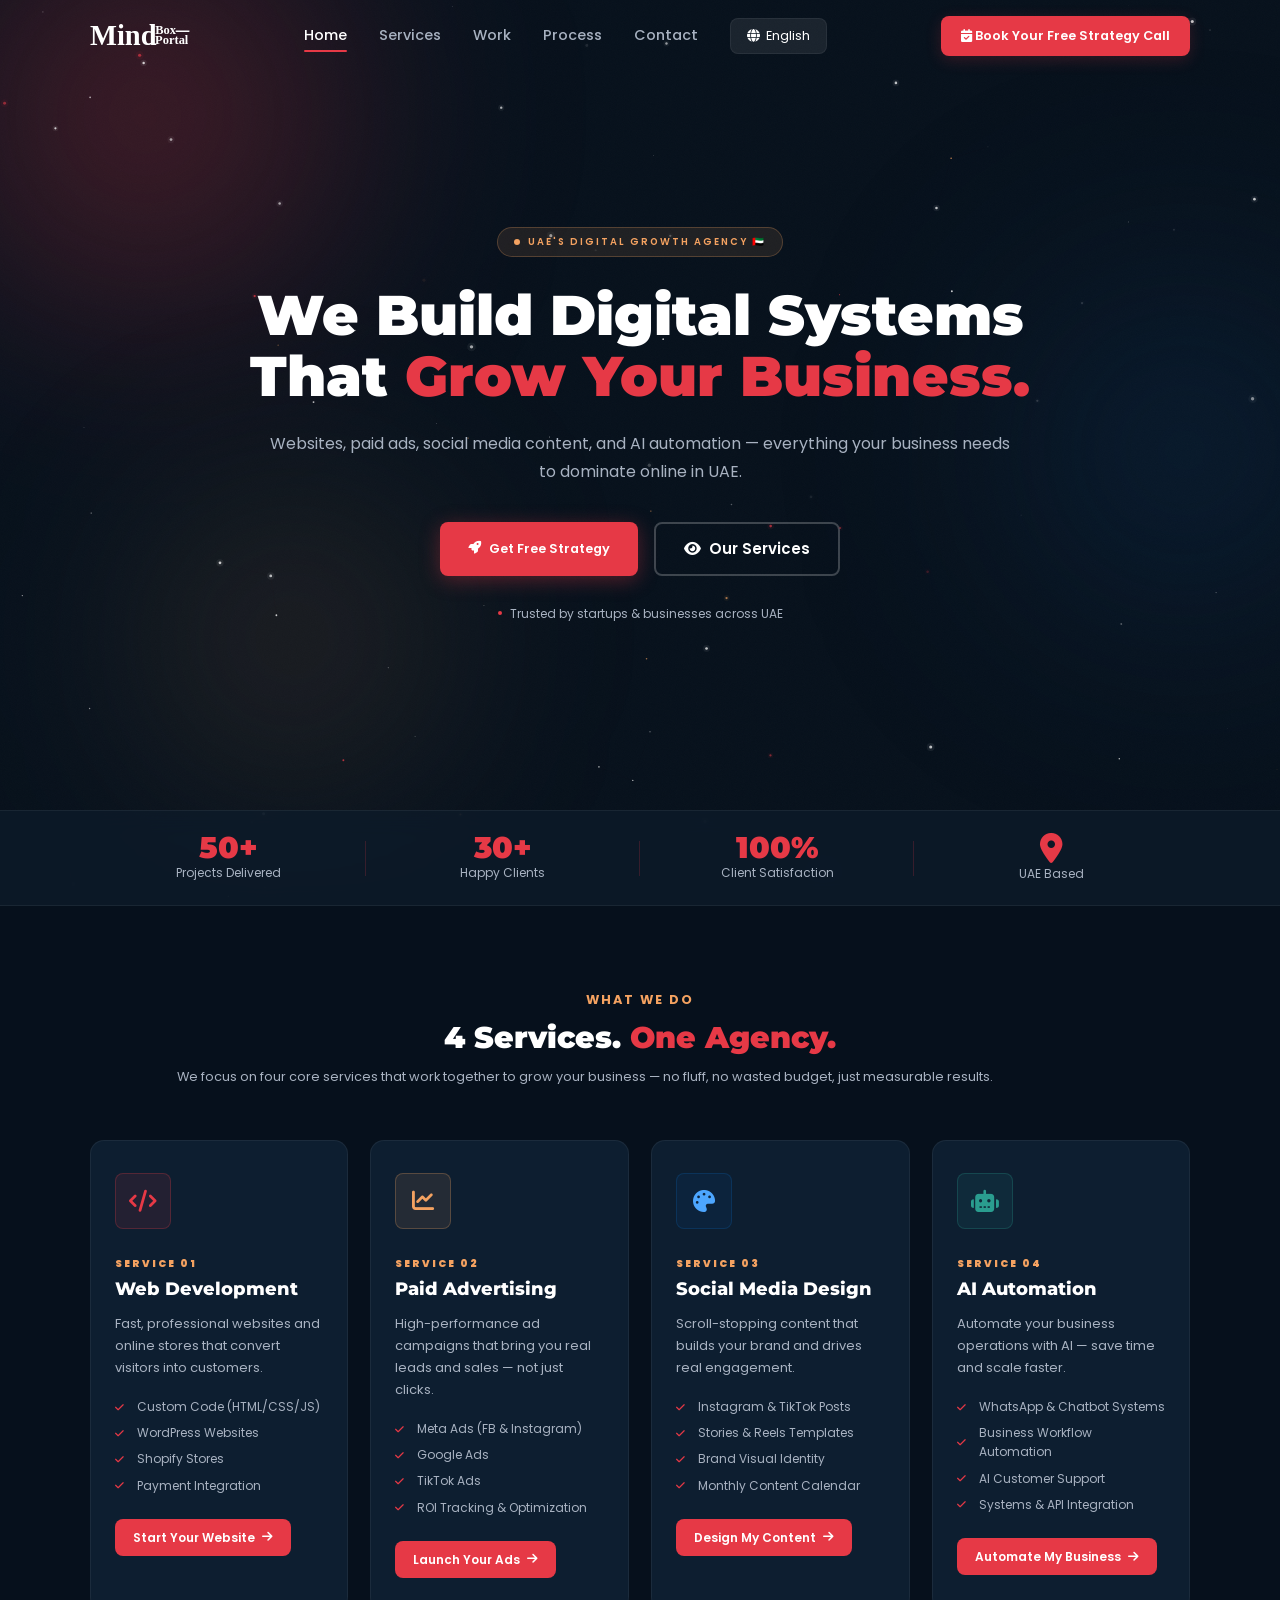
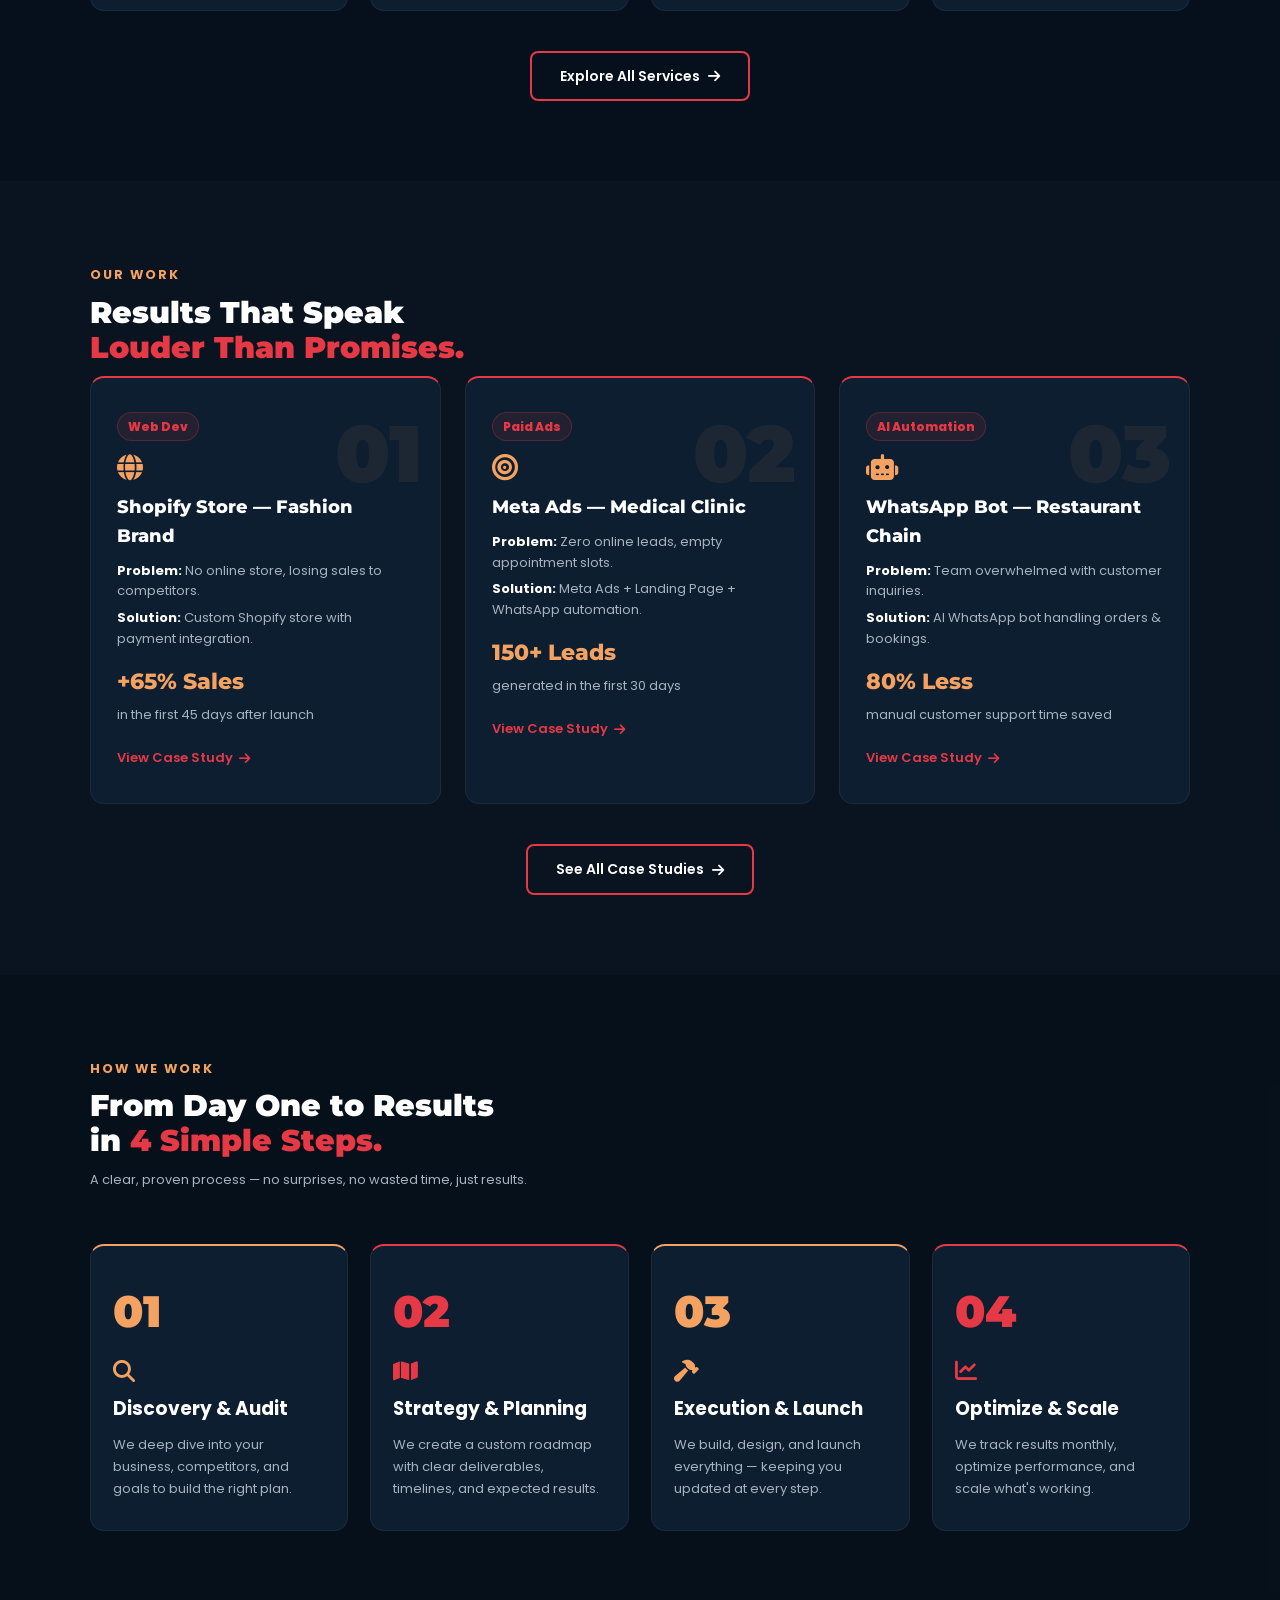
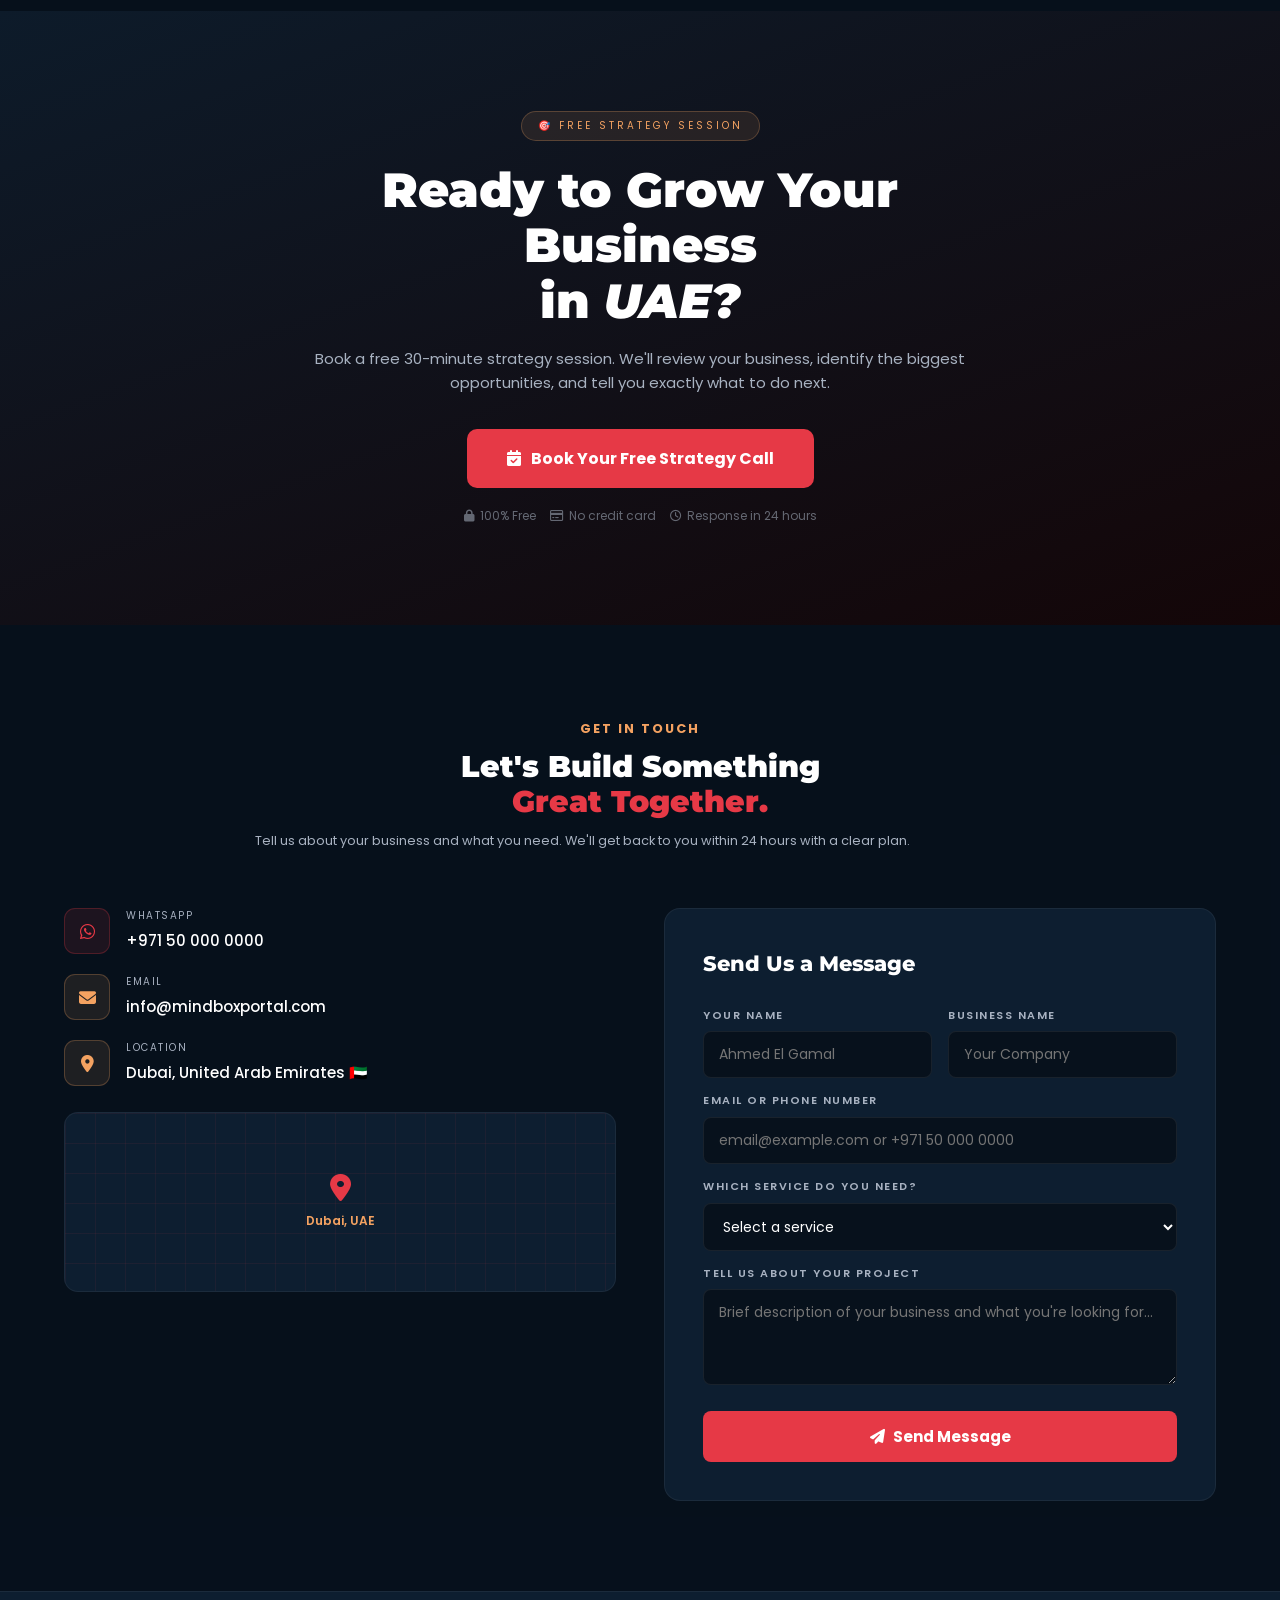
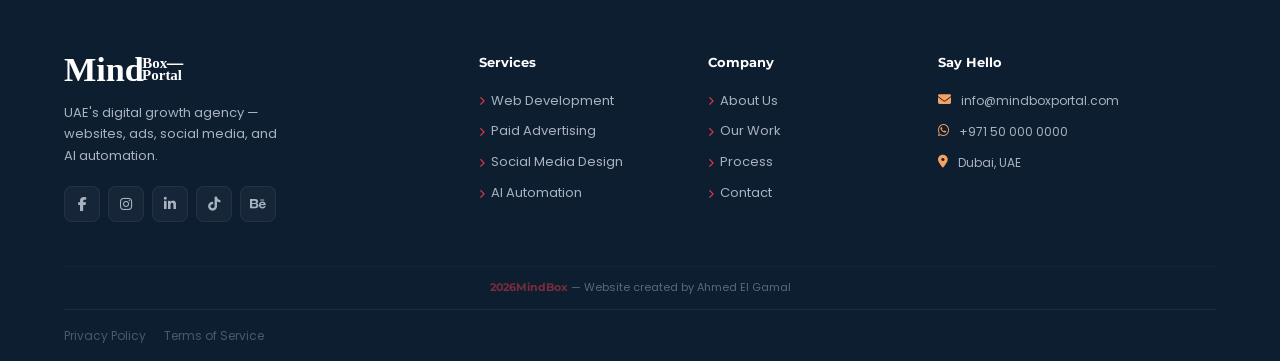
<file: index.html>
<!doctype html>
<html lang="en">
  <head>
    <meta charset="UTF-8" />
    <meta name="viewport" content="width=device-width, initial-scale=1.0" />
    <title id="pageTitle">MindBox Portal — UAE's Digital Growth Agency</title>
    <meta
      name="description"
      id="metaDescription"
      content="MindBox Portal — Web Development, Paid Ads, Social Media Design & AI Automation for businesses in Dubai."
    />
    <meta
      name="keywords"
      id="metaKeywords"
      content="MindBox Portal, web development Dubai, paid ads Dubai, social media design Dubai, AI automation Dubai"
    />
    <meta name="author" content="Ahmed El Gamal — MindBox Portal" />
    <meta name="robots" content="index, follow" />
    <meta
      property="og:title"
      id="ogTitle"
      content="MindBox Portal — Dubai's Digital Growth Agency"
    />
    <meta
      property="og:description"
      id="ogDescription"
      content="Websites, paid ads, social media content & AI automation for businesses in Dubai."
    />
    <meta property="og:type" content="website" />
    <meta property="og:url" content="https://mindboxportal.com" />
    <link rel="canonical" href="https://mindboxportal.com" />
    <link rel="preconnect" href="https://fonts.googleapis.com" />
    <link rel="preconnect" href="https://fonts.gstatic.com" crossorigin />
    <link
      href="https://fonts.googleapis.com/css2?family=Montserrat:wght@400;500;600;700;800;900&family=Poppins:wght@300;400;500;600;700&display=swap"
      rel="stylesheet"
    />
    <link
      rel="stylesheet"
      href="https://cdnjs.cloudflare.com/ajax/libs/font-awesome/6.5.1/css/all.min.css"
    />
    <link rel="stylesheet" href="style.css" />
  </head>
  <body>
    <!-- BACKGROUND -->
    <div class="bg-blobs" aria-hidden="true">
      <div class="blob blob-1"></div>
      <div class="blob blob-2"></div>
      <div class="blob blob-3"></div>
    </div>
    <canvas id="bgCanvas" aria-hidden="true"></canvas>
    <div class="bg-noise" aria-hidden="true"></div>
    <div class="scroll-progress" id="scrollProgress"></div>

    <!-- MOBILE NAVIGATION -->
    <nav class="mobile-nav" id="mobileNav" aria-label="Mobile navigation">
      <a href="#hero" class="mobile-nav-home" onclick="closeMobileNav()"
        >Home</a
      >
      <a href="#services" class="mobile-nav-services" onclick="closeMobileNav()"
        >Services</a
      >
      <a href="#work" class="mobile-nav-work" onclick="closeMobileNav()"
        >Work</a
      >
      <a href="#process" class="mobile-nav-process" onclick="closeMobileNav()"
        >Process</a
      >
      <a href="#contact" class="mobile-nav-contact" onclick="closeMobileNav()"
        >Contact</a
      >

      <!-- Mobile Language Switcher -->
      <div class="mobile-lang-switcher">
        <div class="mobile-lang-current" onclick="toggleMobileLangDropdown()">
          <i class="fa-solid fa-globe"></i>
          <span class="mobile-lang-text">English</span>
          <i class="fa-solid fa-chevron-down"></i>
        </div>
        <div class="mobile-lang-dropdown" id="mobileLangDropdown">
          <a
            href="#"
            onclick="
              switchLanguage('en');
              closeMobileNav();
              return false;
            "
            >English</a
          >
          <a
            href="#"
            onclick="
              switchLanguage('ar');
              closeMobileNav();
              return false;
            "
            >العربية</a
          >
        </div>
      </div>

      <a href="#contact" class="mobile-cta" onclick="closeMobileNav()"
        >Get Free Strategy</a
      >
    </nav>

    <!-- HEADER -->
    <header id="header" role="banner">
      <a href="#hero" class="header-logo" aria-label="MindBox Portal Home">
        <img
          src="img/LOGO mindbox.svg"
          alt="MindBox Portal Logo"
          width="140"
          height="40"
          onerror="
            this.style.display = 'none';
            this.nextElementSibling.style.display = 'flex';
          "
        />
        <div class="logo-fallback">
          <span class="logo-mind">Mind</span>
          <div class="logo-right">
            <div class="logo-box-line">
              <span class="logo-box">Box</span>
              <span class="logo-dash"></span>
            </div>
            <span class="logo-portal">Portal</span>
          </div>
        </div>
      </a>

      <nav class="main-nav" aria-label="Main navigation">
        <a href="#hero" class="nav-home">Home</a>
        <a href="#services" class="nav-services">Services</a>
        <a href="#work" class="nav-work">Work</a>
        <a href="#process" class="nav-process">Process</a>
        <a href="#contact" class="nav-contact">Contact</a>
        <div class="lang-switcher">
          <button class="lang-btn" id="langBtn">
            <i class="fa-solid fa-globe"></i>
            <span class="lang-btn-text">English</span>
          </button>
          <div class="lang-dropdown">
            <a
              href="#"
              onclick="
                switchLanguage('en');
                return false;
              "
              >English</a
            >
            <a
              href="#"
              onclick="
                switchLanguage('ar');
                return false;
              "
              >العربية</a
            >
          </div>
        </div>
      </nav>

      <a href="#contact" class="btn-nav-cta cta-btn-text">Get Free Strategy</a>
      <button class="hamburger" id="hamburgerBtn" aria-label="Toggle menu">
        <span></span><span></span><span></span>
      </button>
    </header>

    <main>
      <!-- HERO SECTION -->
      <section id="hero" aria-labelledby="hero-title">
        <div class="hero-inner">
          <div class="hero-tag fade-up">
            <div class="hero-tag-dot"></div>
            <span class="hero-tag-text">UAE's Digital Growth Agency </span>
          </div>
          <h1 id="hero-title" class="hero-h1 fade-up delay-1">
            We Build Digital Systems<br />That <em>Grow Your Business.</em>
          </h1>
          <p class="hero-sub fade-up delay-2">
            Websites, paid ads, social media content, and AI automation —
            everything your business needs to dominate online in UAE.
          </p>
          <div class="hero-btns fade-up delay-3">
            <a href="#contact" class="btn-primary hero-cta-btn"
              ><i class="fa-solid fa-rocket"></i> Get Free Strategy</a
            >
            <a href="#services" class="btn-secondary hero-services-btn"
              ><i class="fa-solid fa-eye"></i> Our Services</a
            >
          </div>
          <p class="hero-trust fade-up delay-4">
            <span class="hero-trust-dot"></span>
            <span class="hero-trust-text"
              >Trusted by startups &amp; businesses across UAE</span
            >
          </p>
        </div>
      </section>

      <!-- STATS BAR -->
      <div id="stats" role="region" aria-label="Agency statistics">
        <div class="stats-inner">
          <div class="stat-item fade-up">
            <span class="stat-number" data-count="50">0+</span>
            <span class="stat-label stat-projects">Projects Delivered</span>
          </div>
          <div class="stat-item fade-up delay-1">
            <span class="stat-number" data-count="30">0+</span>
            <span class="stat-label stat-clients">Happy Clients</span>
          </div>
          <div class="stat-item fade-up delay-2">
            <span class="stat-number gold" data-count="100">0%</span>
            <span class="stat-label stat-satisfaction"
              >Client Satisfaction</span
            >
          </div>
          <div class="stat-item fade-up delay-3">
            <span class="stat-number gold"
              ><i class="fa-solid fa-location-dot"></i
            ></span>
            <span class="stat-label stat-location">Dubai Based</span>
          </div>
        </div>
      </div>

      <!-- SERVICES SECTION -->
      <section id="services" aria-labelledby="services-title">
        <div class="section-inner">
          <div class="services-header">
            <span class="section-tag services-tag">What We Do</span>
            <h2 id="services-title" class="section-title fade-up">
              4 Services. <em>One Agency.</em>
            </h2>
            <p class="section-sub services-sub">
              We focus on four core services that work together to grow your
              business — no fluff, no wasted budget, just measurable results.
            </p>
          </div>
          <div class="services-grid">
            <!-- Service 1 -->
            <article class="service-card fade-up">
              <div class="service-icon icon-red">
                <i class="fa-solid fa-code"></i>
              </div>
              <span class="service-tag">Service 01</span>
              <h3 class="service-title service-title-1">Web Development</h3>
              <p class="service-desc service-desc-1">
                Fast, professional websites and online stores that convert
                visitors into customers.
              </p>
              <ul class="service-items">
                <li class="service-item">
                  <i class="fa-solid fa-check"></i>
                  <span class="service-item-1a">Custom Code (HTML/CSS/JS)</span>
                </li>
                <li class="service-item">
                  <i class="fa-solid fa-check"></i>
                  <span class="service-item-1b">WordPress Websites</span>
                </li>
                <li class="service-item">
                  <i class="fa-solid fa-check"></i>
                  <span class="service-item-1c">Shopify Stores</span>
                </li>
                <li class="service-item">
                  <i class="fa-solid fa-check"></i>
                  <span class="service-item-1d">Payment Integration</span>
                </li>
              </ul>
              <a href="#contact" class="service-cta service-cta-1"
                >Start Your Website <i class="fa-solid fa-arrow-right"></i
              ></a>
            </article>
            <!-- Service 2 -->
            <article class="service-card fade-up delay-1">
              <div class="service-icon icon-gold">
                <i class="fa-solid fa-chart-line"></i>
              </div>
              <span class="service-tag">Service 02</span>
              <h3 class="service-title service-title-2">Paid Advertising</h3>
              <p class="service-desc service-desc-2">
                High-performance ad campaigns that bring you real leads and
                sales — not just clicks.
              </p>
              <ul class="service-items">
                <li class="service-item">
                  <i class="fa-solid fa-check"></i>
                  <span class="service-item-2a">Meta Ads (FB & Instagram)</span>
                </li>
                <li class="service-item">
                  <i class="fa-solid fa-check"></i>
                  <span class="service-item-2b">Google Ads</span>
                </li>
                <li class="service-item">
                  <i class="fa-solid fa-check"></i>
                  <span class="service-item-2c">TikTok Ads</span>
                </li>
                <li class="service-item">
                  <i class="fa-solid fa-check"></i>
                  <span class="service-item-2d"
                    >ROI Tracking & Optimization</span
                  >
                </li>
              </ul>
              <a href="#contact" class="service-cta service-cta-2"
                >Launch Your Ads <i class="fa-solid fa-arrow-right"></i
              ></a>
            </article>
            <!-- Service 3 -->
            <article class="service-card fade-up delay-2">
              <div class="service-icon icon-blue">
                <i class="fa-solid fa-palette"></i>
              </div>
              <span class="service-tag">Service 03</span>
              <h3 class="service-title service-title-3">Social Media Design</h3>
              <p class="service-desc service-desc-3">
                Scroll-stopping content that builds your brand and drives real
                engagement.
              </p>
              <ul class="service-items">
                <li class="service-item">
                  <i class="fa-solid fa-check"></i>
                  <span class="service-item-3a">Instagram & TikTok Posts</span>
                </li>
                <li class="service-item">
                  <i class="fa-solid fa-check"></i>
                  <span class="service-item-3b">Stories & Reels Templates</span>
                </li>
                <li class="service-item">
                  <i class="fa-solid fa-check"></i>
                  <span class="service-item-3c">Brand Visual Identity</span>
                </li>
                <li class="service-item">
                  <i class="fa-solid fa-check"></i>
                  <span class="service-item-3d">Monthly Content Calendar</span>
                </li>
              </ul>
              <a href="#contact" class="service-cta service-cta-3"
                >Design My Content <i class="fa-solid fa-arrow-right"></i
              ></a>
            </article>
            <!-- Service 4 -->
            <article class="service-card fade-up delay-3">
              <div class="service-icon icon-green">
                <i class="fa-solid fa-robot"></i>
              </div>
              <span class="service-tag">Service 04</span>
              <h3 class="service-title service-title-4">AI Automation</h3>
              <p class="service-desc service-desc-4">
                Automate your business operations with AI — save time and scale
                faster.
              </p>
              <ul class="service-items">
                <li class="service-item">
                  <i class="fa-solid fa-check"></i>
                  <span class="service-item-4a"
                    >WhatsApp & Chatbot Systems</span
                  >
                </li>
                <li class="service-item">
                  <i class="fa-solid fa-check"></i>
                  <span class="service-item-4b"
                    >Business Workflow Automation</span
                  >
                </li>
                <li class="service-item">
                  <i class="fa-solid fa-check"></i>
                  <span class="service-item-4c">AI Customer Support</span>
                </li>
                <li class="service-item">
                  <i class="fa-solid fa-check"></i>
                  <span class="service-item-4d">Systems & API Integration</span>
                </li>
              </ul>
              <a href="#contact" class="service-cta service-cta-4"
                >Automate My Business <i class="fa-solid fa-arrow-right"></i
              ></a>
            </article>
          </div>
        </div>
<!-- ===== زر عرض جميع الخدمات (نفس شكل زر Case Studies) ===== -->
<div class="case-see-all fade-up">
  <a href="services.html" class="btn-outline services-all-btn">
    <span class="services-all-btn-text">Explore All Services</span> <i class="fa-solid fa-arrow-right"></i>
  </a>
</div>
      </section>

      <!-- CASE STUDIES SECTION -->
      <section id="work" aria-labelledby="work-title">
        <div class="section-inner">
          <span class="section-tag work-tag">Our Work</span>
          <h2 id="work-title" class="section-title fade-up">
            Results That Speak<br /><em>Louder Than Promises.</em>
          </h2>
          <div class="case-cards">
            <article class="case-card fade-up">
              <div class="case-number-bg">01</div>
              <span class="case-tag case-tag-1">Web Dev</span>
              <i class="fa-solid fa-globe case-icon"></i>
              <h3 class="case-title case-title-1">
                Shopify Store — Fashion Brand
              </h3>
              <p class="case-meta">
                <strong class="case-problem-label">Problem:</strong>
                <span class="case-problem-text-1"
                  >No online store, losing sales to competitors.</span
                >
              </p>
              <p class="case-meta">
                <strong class="case-solution-label">Solution:</strong>
                <span class="case-solution-text-1"
                  >Custom Shopify store with payment integration.</span
                >
              </p>
              <div class="case-result">+65% Sales</div>
              <p class="case-result-text case-result-text-1">
                in the first 45 days after launch
              </p>
              <a href="/case-studies/shopify-fashion" class="case-link"
                >View Case Study <i class="fa-solid fa-arrow-right"></i
              ></a>
            </article>
            <article class="case-card fade-up delay-1">
              <div class="case-number-bg">02</div>
              <span class="case-tag case-tag-2">Paid Ads</span>
              <i class="fa-solid fa-bullseye case-icon"></i>
              <h3 class="case-title case-title-2">Meta Ads — Medical Clinic</h3>
              <p class="case-meta">
                <strong class="case-problem-label">Problem:</strong>
                <span class="case-problem-text-2"
                  >Zero online leads, empty appointment slots.</span
                >
              </p>
              <p class="case-meta">
                <strong class="case-solution-label">Solution:</strong>
                <span class="case-solution-text-2"
                  >Meta Ads + Landing Page + WhatsApp automation.</span
                >
              </p>
              <div class="case-result">150+ Leads</div>
              <p class="case-result-text case-result-text-2">
                generated in the first 30 days
              </p>
              <a href="/case-studies/clinic-meta-ads" class="case-link"
                >View Case Study <i class="fa-solid fa-arrow-right"></i
              ></a>
            </article>
            <article class="case-card fade-up delay-2">
              <div class="case-number-bg">03</div>
              <span class="case-tag case-tag-3">AI Automation</span>
              <i class="fa-solid fa-robot case-icon"></i>
              <h3 class="case-title case-title-3">
                WhatsApp Bot — Restaurant Chain
              </h3>
              <p class="case-meta">
                <strong class="case-problem-label">Problem:</strong>
                <span class="case-problem-text-3"
                  >Team overwhelmed with customer inquiries.</span
                >
              </p>
              <p class="case-meta">
                <strong class="case-solution-label">Solution:</strong>
                <span class="case-solution-text-3"
                  >AI WhatsApp bot handling orders &amp; bookings.</span
                >
              </p>
              <div class="case-result">80% Less</div>
              <p class="case-result-text case-result-text-3">
                manual customer support time saved
              </p>
              <a href="/case-studies/restaurant-automation" class="case-link"
                >View Case Study <i class="fa-solid fa-arrow-right"></i
              ></a>
            </article>
          </div>
          <div class="case-see-all fade-up">
            <a href="/case-studies" class="btn-outline case-see-all-btn"
              >See All Case Studies <i class="fa-solid fa-arrow-right"></i
            ></a>
          </div>
        </div>
      </section>

      <!-- PROCESS SECTION -->
      <section id="process" aria-labelledby="process-title">
        <div class="section-inner">
          <span class="section-tag process-tag">How We Work</span>
          <h2 id="process-title" class="section-title fade-up">
            From Day One to Results<br />in <em>4 Simple Steps.</em>
          </h2>
          <p class="section-sub process-sub">
            A clear, proven process — no surprises, no wasted time, just
            results.
          </p>
          <div class="process-grid">
            <article class="process-card fade-up">
              <div class="process-num num-gold">01</div>
              <i
                class="fa-solid fa-magnifying-glass process-icon"
                style="color: var(--gold)"
              ></i>
              <h3 class="process-title process-title-1">
                Discovery &amp; Audit
              </h3>
              <p class="process-text process-text-1">
                We deep dive into your business, competitors, and goals to build
                the right plan.
              </p>
            </article>
            <article class="process-card fade-up delay-1">
              <div class="process-num num-red">02</div>
              <i
                class="fa-solid fa-map process-icon"
                style="color: var(--red)"
              ></i>
              <h3 class="process-title process-title-2">
                Strategy &amp; Planning
              </h3>
              <p class="process-text process-text-2">
                We create a custom roadmap with clear deliverables, timelines,
                and expected results.
              </p>
            </article>
            <article class="process-card fade-up delay-2">
              <div class="process-num num-gold">03</div>
              <i
                class="fa-solid fa-hammer process-icon"
                style="color: var(--gold)"
              ></i>
              <h3 class="process-title process-title-3">
                Execution &amp; Launch
              </h3>
              <p class="process-text process-text-3">
                We build, design, and launch everything — keeping you updated at
                every step.
              </p>
            </article>
            <article class="process-card fade-up delay-3">
              <div class="process-num num-red">04</div>
              <i
                class="fa-solid fa-chart-line process-icon"
                style="color: var(--red)"
              ></i>
              <h3 class="process-title process-title-4">
                Optimize &amp; Scale
              </h3>
              <p class="process-text process-text-4">
                We track results monthly, optimize performance, and scale what's
                working.
              </p>
            </article>
          </div>
        </div>
      </section>

      <!-- CTA SECTION -->
      <section id="cta" aria-label="Book a free strategy call">
        <div class="cta-inner">
          <div class="cta-badge fade-up cta-badge-text">
            🎯 Free Strategy Session
          </div>
          <h2 class="cta-title fade-up cta-title-text">
            Ready to Grow Your Business<br />in <em>UAE?</em>
          </h2>
          <p class="cta-sub fade-up cta-sub-text">
            Book a free 30-minute strategy session. We'll review your business,
            identify the biggest opportunities, and tell you exactly what to do
            next.
          </p>
          <a href="#contact" class="btn-cta-large fade-up cta-btn-text"
            ><i class="fa-solid fa-calendar-check"></i> Book Your Free Strategy
            Call</a
          >
          <div class="cta-trust fade-up delay-1">
            <span
              ><i class="fa-solid fa-lock"></i>
              <span class="cta-trust-1">100% Free</span></span
            >
            <span
              ><i class="fa-regular fa-credit-card"></i>
              <span class="cta-trust-2">No credit card</span></span
            >
            <span
              ><i class="fa-regular fa-clock"></i>
              <span class="cta-trust-3">Response in 24 hours</span></span
            >
          </div>
        </div>
      </section>

      <!-- CONTACT SECTION -->
      <section id="contact" aria-labelledby="contact-title">
        <div class="section-inner">
          <div class="contact-header">
            <span class="section-tag contact-tag">Get In Touch</span>
            <h2 id="contact-title" class="section-title fade-up">
              Let's Build Something<br /><em>Great Together.</em>
            </h2>
            <p class="section-sub contact-sub">
              Tell us about your business and what you need. We'll get back to
              you within 24 hours with a clear plan.
            </p>
          </div>
          <div class="contact-grid">
            <div class="contact-info">
              <div class="contact-item fade-up">
                <div class="contact-icon-wrap c-icon-red">
                  <i class="fa-brands fa-whatsapp"></i>
                </div>
                <div>
                  <p class="contact-label contact-whatsapp-label">WhatsApp</p>
                  <a
                    href="https://wa.me/971500000000"
                    class="contact-value"
                    target="_blank"
                    rel="noopener"
                    >+971 50 000 0000</a
                  >
                </div>
              </div>
              <div class="contact-item fade-up delay-1">
                <div class="contact-icon-wrap c-icon-gold">
                  <i class="fa-solid fa-envelope"></i>
                </div>
                <div>
                  <p class="contact-label contact-email-label">Email</p>
                  <a href="/cdn-cgi/l/email-protection" class="contact-value"
                    >info@mindboxportal.com</a
                  >
                </div>
              </div>
              <div class="contact-item fade-up delay-3">
                <div class="contact-icon-wrap c-icon-gold">
                  <i class="fa-solid fa-location-dot"></i>
                </div>
                <div>
                  <p class="contact-label contact-location-label">Location</p>
                  <span class="contact-value contact-location-text"
                    >Dubai, United Arab Emirates </span
                  >
                </div>
              </div>
              <div class="map-placeholder fade-up">
                <div class="map-grid"></div>
                <div class="map-label">
                  <i class="fa-solid fa-location-dot"></i>
                  <p class="map-text">Dubai, UAE</p>
                </div>
              </div>
            </div>
            <div class="contact-form fade-up delay-1">
              <h3 class="form-title form-title-text">Send Us a Message</h3>
              <div class="form-row">
                <div class="form-group">
                  <label for="fname" class="label-name">Your Name</label
                  ><input
                    type="text"
                    id="fname"
                    name="name"
                    placeholder="Ahmed El Gamal"
                    autocomplete="name"
                  />
                </div>
                <div class="form-group">
                  <label for="fbusiness" class="label-business"
                    >Business Name</label
                  ><input
                    type="text"
                    id="fbusiness"
                    name="business"
                    placeholder="Your Company"
                  />
                </div>
              </div>
              <div class="form-group">
                <label for="fcontact" class="label-contact"
                  >Email or Phone Number</label
                ><input
                  type="text"
                  id="fcontact"
                  name="contact"
                  placeholder="email@example.com or +971 50 000 0000"
                  autocomplete="off"
                />
              </div>
              <div class="form-group">
                <label for="fservice" class="label-service"
                  >Which Service Do You Need?</label
                >
                <select id="fservice" name="service">
                  <option value="" disabled selected class="select-default">
                    Select a service
                  </option>
                  <option value="web" class="select-web">
                    Web Development
                  </option>
                  <option value="ads" class="select-ads">
                    Paid Advertising
                  </option>
                  <option value="social" class="select-social">
                    Social Media Design
                  </option>
                  <option value="ai" class="select-ai">AI Automation</option>
                  <option value="full" class="select-full">
                    Full Package (All Services)
                  </option>
                </select>
              </div>
              <div class="form-group">
                <label for="fmessage" class="label-message"
                  >Tell Us About Your Project</label
                ><textarea
                  id="fmessage"
                  name="message"
                  placeholder="Brief description of your business and what you're looking for..."
                ></textarea>
              </div>
              <button
                type="button"
                class="btn-submit submit-btn-text"
                onclick="handleSubmit(this)"
              >
                <i class="fa-solid fa-paper-plane"></i> Send Message
              </button>
            </div>
          </div>
        </div>
      </section>
    </main>

    <!-- FOOTER -->
    <footer role="contentinfo">
      <div class="footer-grid">
        <div>
          <div class="footer-logo-wrap">
            <img
              src="img/LOGO mindbox.svg"
              alt="MindBox Portal"
              width="120"
              height="36"
              onerror="
                this.style.display = 'none';
                this.nextElementSibling.style.display = 'flex';
              "
            />
            <div class="logo-fallback">
              <span class="logo-mind" style="font-size: 20px">Mind</span>
              <div class="logo-right">
                <div class="logo-box-line">
                  <span class="logo-box" style="font-size: 10px">Box</span>
                  <span class="logo-dash" style="width: 12px"></span>
                </div>
                <span class="logo-portal" style="font-size: 10px">Portal</span>
              </div>
            </div>
          </div>
          <p class="footer-tagline footer-tagline-text">
            Dubai's digital growth agency — websites, ads, social media, and AI
            automation.
          </p>
          <div class="social-links">
            <a
              href="https://facebook.com/mindboxportal"
              class="social-link"
              target="_blank"
              ><i class="fa-brands fa-facebook-f"></i
            ></a>
            <a
              href="https://instagram.com/mindboxportal"
              class="social-link"
              target="_blank"
              ><i class="fa-brands fa-instagram"></i
            ></a>
            <a
              href="https://linkedin.com/company/mindboxportal"
              class="social-link"
              target="_blank"
              ><i class="fa-brands fa-linkedin-in"></i
            ></a>
            <a
              href="https://tiktok.com/@mindboxportal"
              class="social-link"
              target="_blank"
              ><i class="fa-brands fa-tiktok"></i
            ></a>
            <a
              href="https://behance.net/mindboxportal"
              class="social-link"
              target="_blank"
              ><i class="fa-brands fa-behance"></i
            ></a>
          </div>
        </div>
        <div>
          <h4 class="footer-col-title footer-services-title">Services</h4>
          <nav class="footer-links">
            <a href="/services/web-development" class="footer-link-web"
              ><i class="fa-solid fa-chevron-right"></i> Web Development</a
            >
            <a href="/services/paid-advertising" class="footer-link-ads"
              ><i class="fa-solid fa-chevron-right"></i> Paid Advertising</a
            >
            <a href="/services/social-media" class="footer-link-social"
              ><i class="fa-solid fa-chevron-right"></i> Social Media Design</a
            >
            <a href="/services/ai-automation" class="footer-link-ai"
              ><i class="fa-solid fa-chevron-right"></i> AI Automation</a
            >
          </nav>
        </div>
        <div>
          <h4 class="footer-col-title footer-company-title">Company</h4>
          <nav class="footer-links">
            <a href="about.html" class="footer-link-about"
              ><i class="fa-solid fa-chevron-right"></i> About Us</a
            >
            <a href="/case-studies" class="footer-link-work"
              ><i class="fa-solid fa-chevron-right"></i> Our Work</a
            >
            <a href="#process" class="footer-link-process"
              ><i class="fa-solid fa-chevron-right"></i> Process</a
            >
          
            <a href="#contact" class="footer-link-contact"
              ><i class="fa-solid fa-chevron-right"></i> Contact</a
            >
          </nav>
        </div>
        <div>
          <h4 class="footer-col-title footer-hello-title">Say Hello</h4>
          <ul class="footer-contact-list">
            <li class="footer-contact-item">
              <i class="fa-solid fa-envelope"></i>
              <span class="footer-email">info@mindboxportal.com</span>
            </li>
            <li class="footer-contact-item">
              <i class="fa-brands fa-whatsapp"></i>
              <span class="footer-phone">+971 50 000 0000</span>
            </li>
            <li class="footer-contact-item">
              <i class="fa-solid fa-location-dot"></i>
              <span class="footer-location-text">Dubai, UAE </span>
            </li>
          </ul>
        </div>
      </div>
      
      <div class="footer-credit footer-credit-text">
        <span>2026MindBox</span> — Website created by Ahmed El Gamal
      </div>
      <div class="footer-bottom">
      
        <nav class="footer-legal">
          <a href="/privacy-policy" class="footer-privacy">Privacy Policy</a>
          <a href="/terms-of-service" class="footer-terms">Terms of Service</a>
        </nav>
      </div>
    </footer>

    <script src="script.js"></script>
  </body>
</html>
</file>
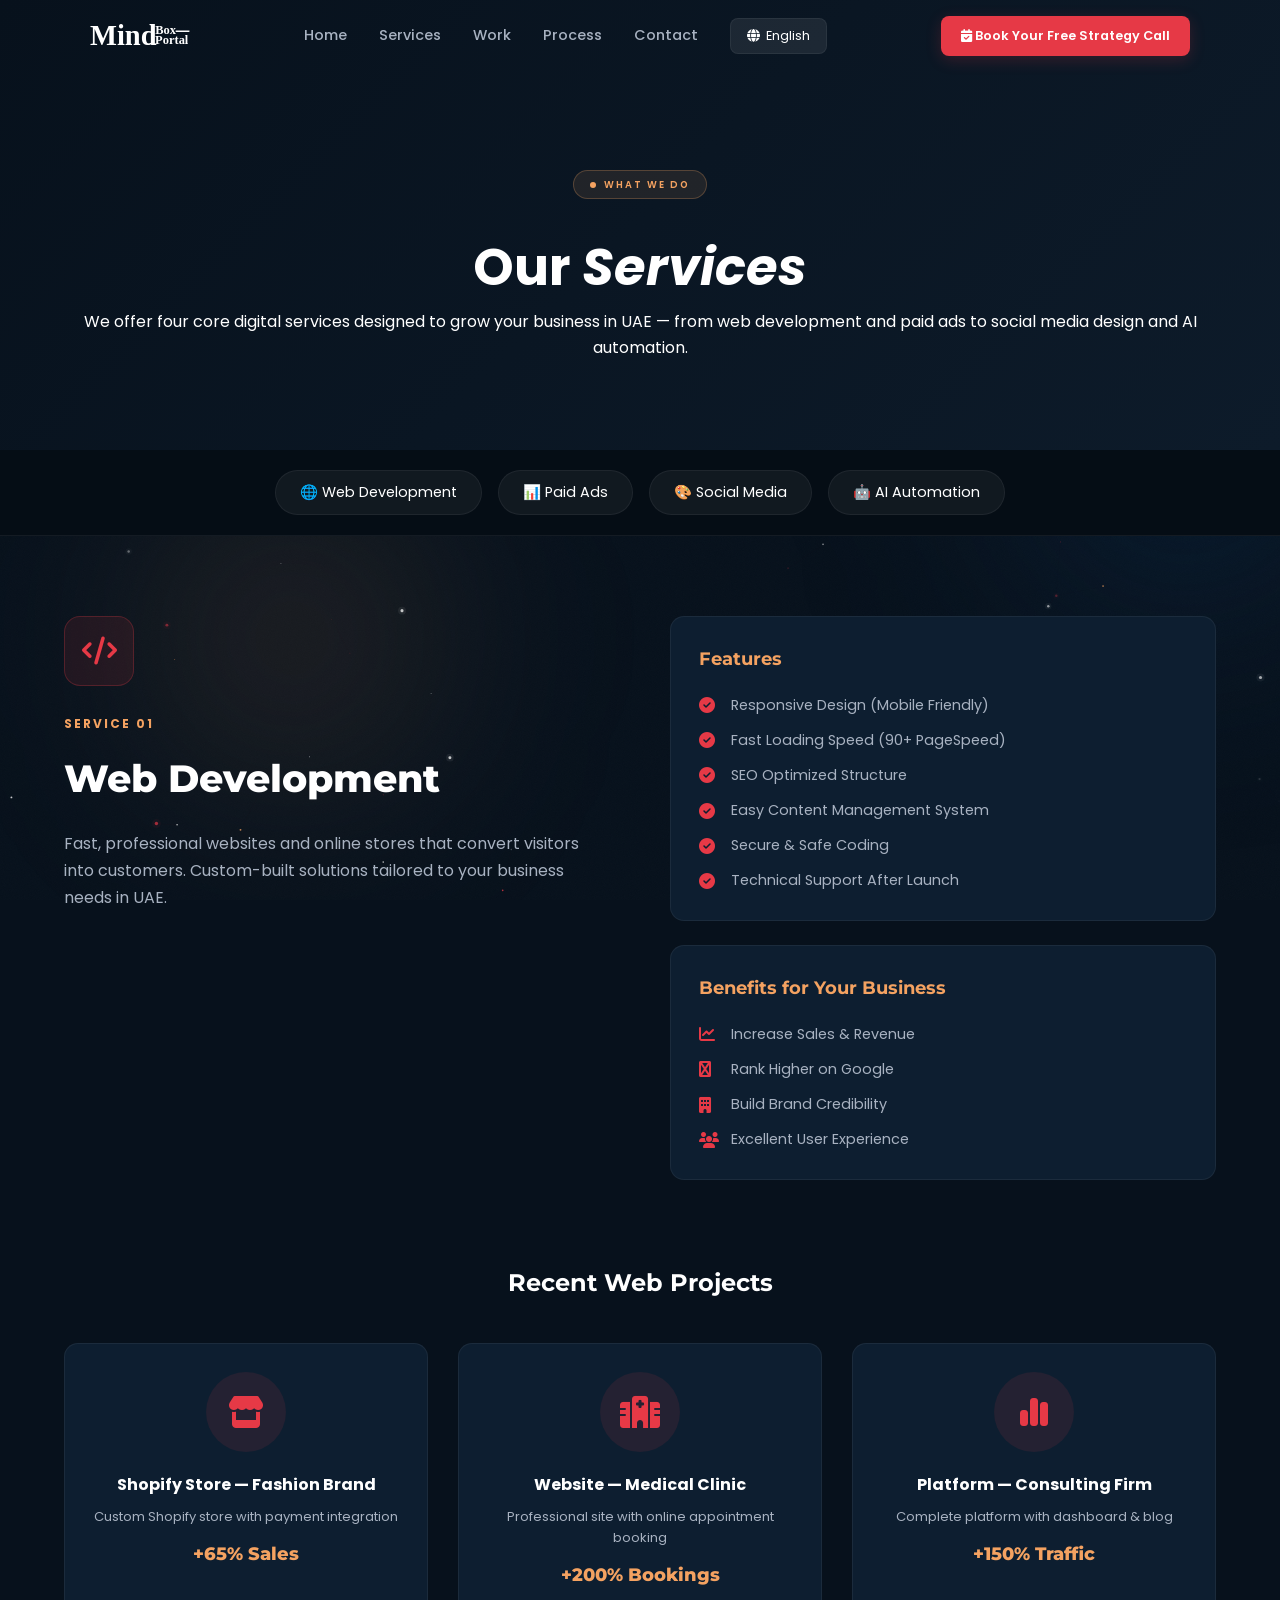
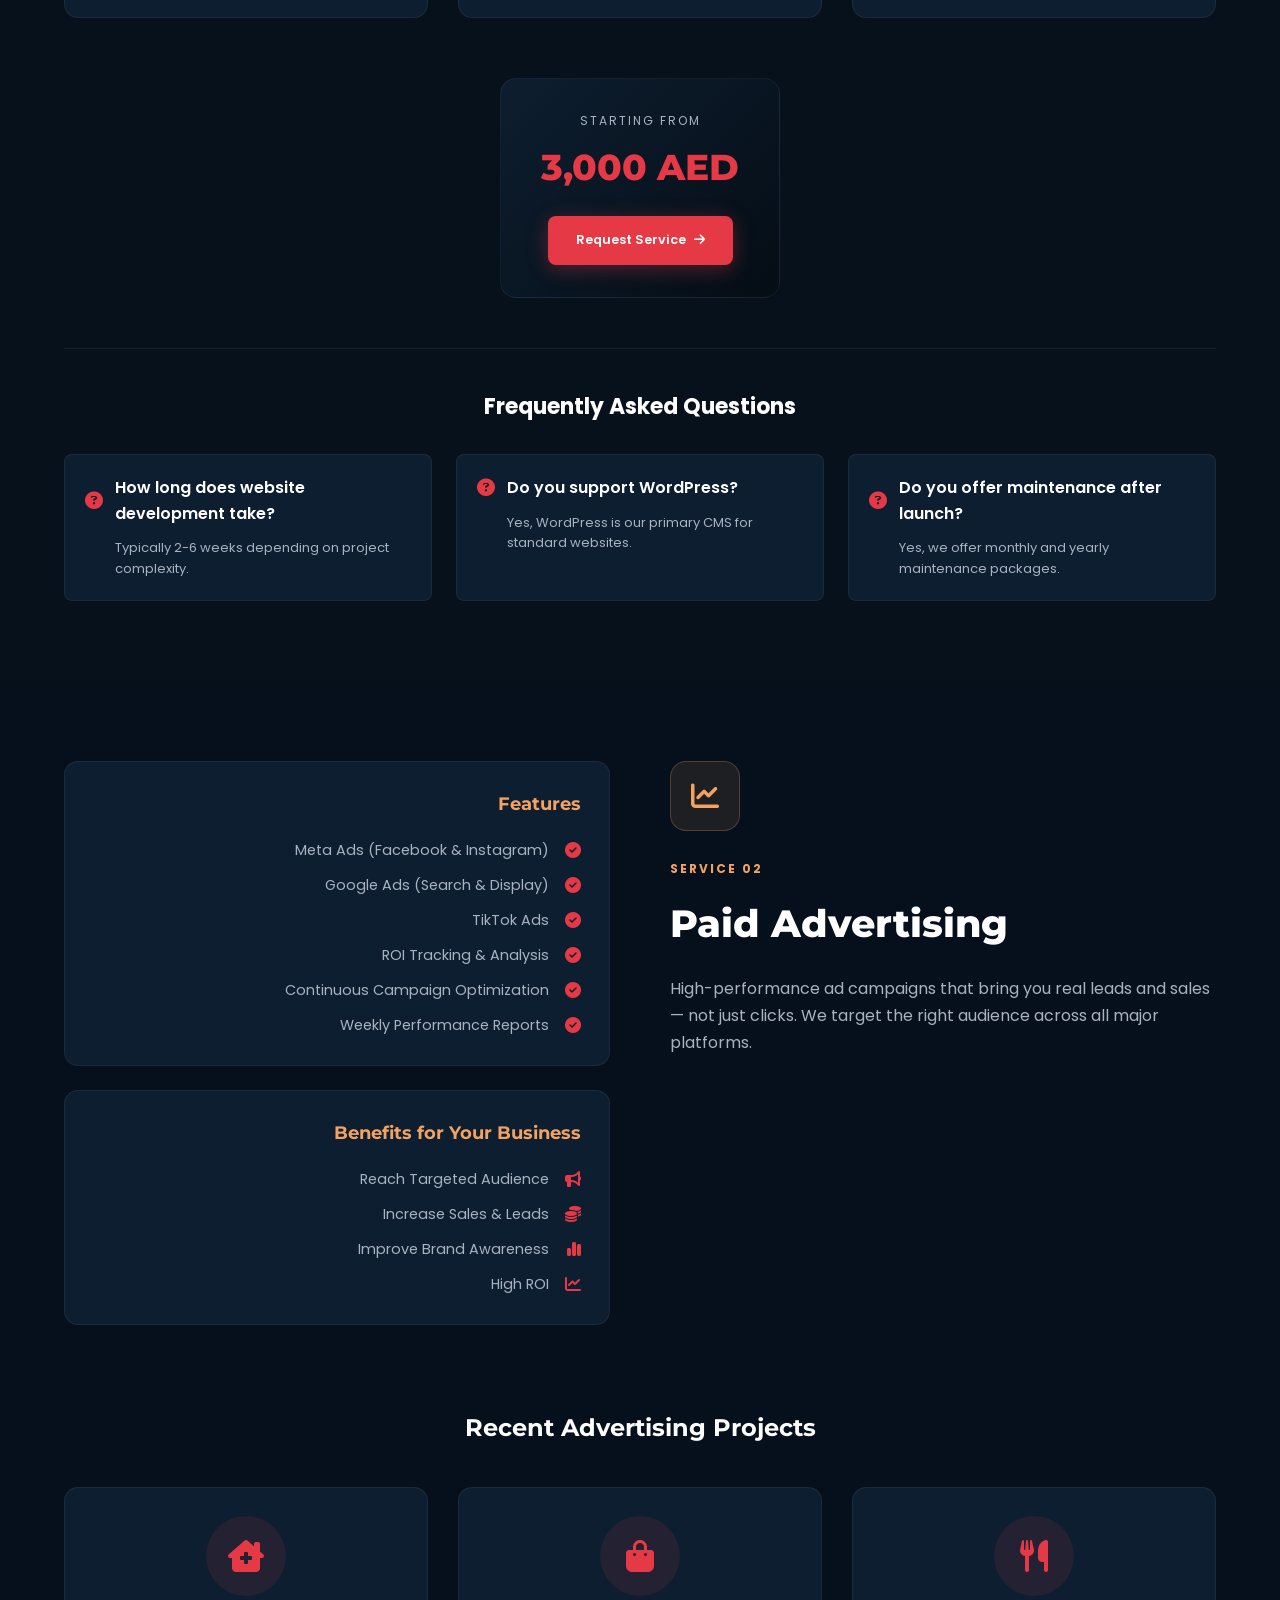
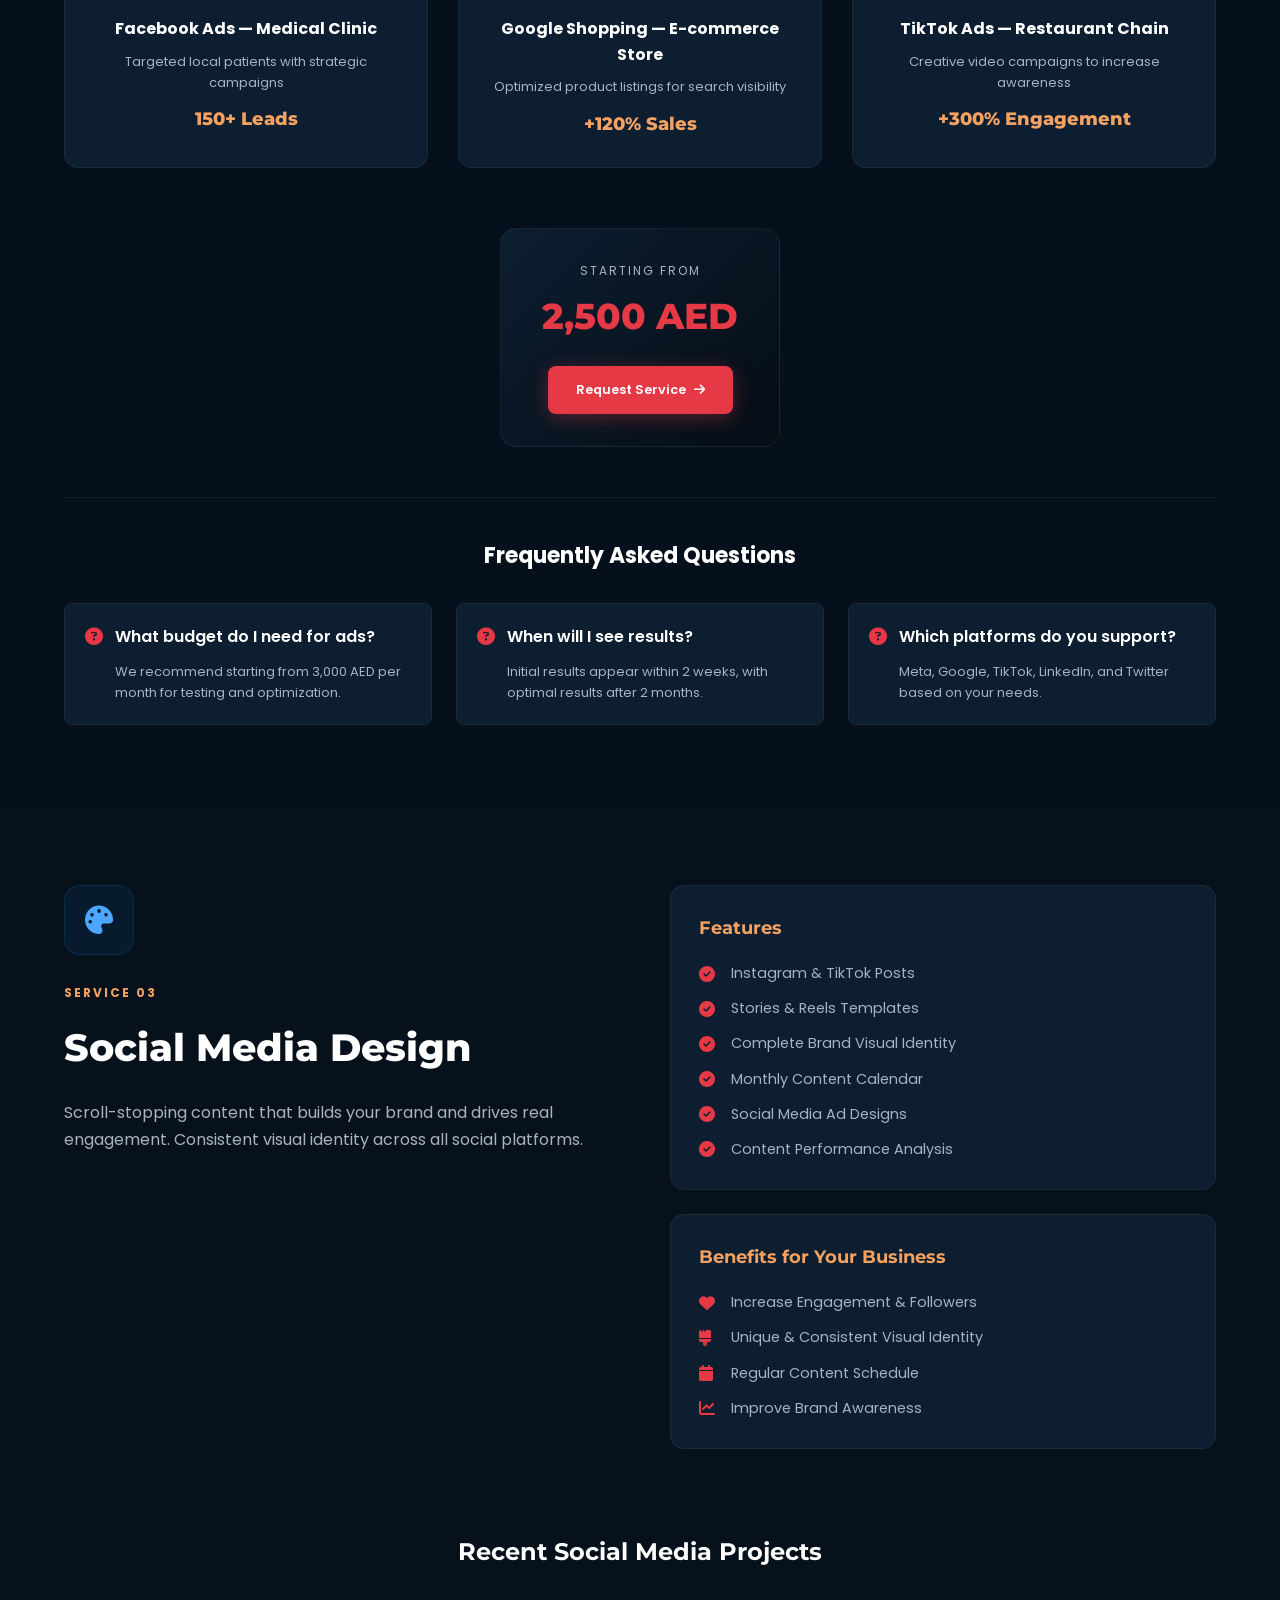
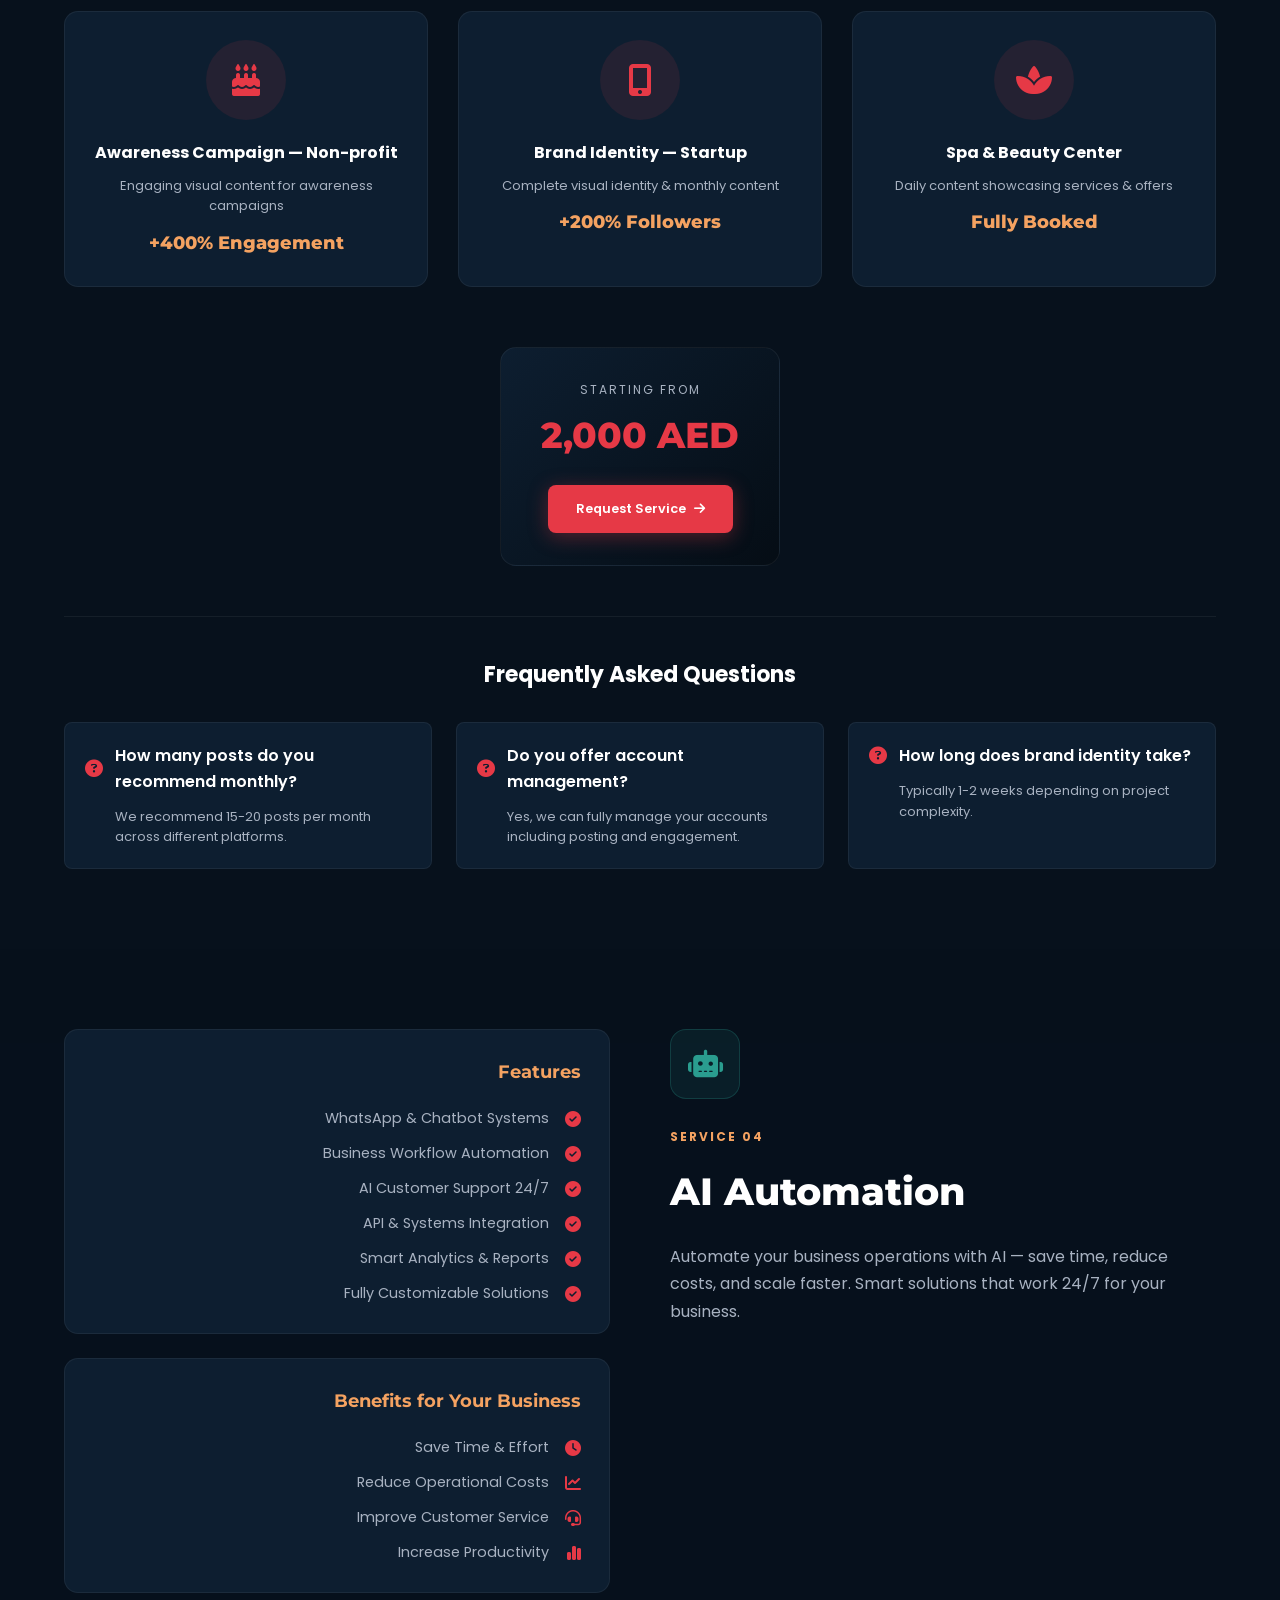
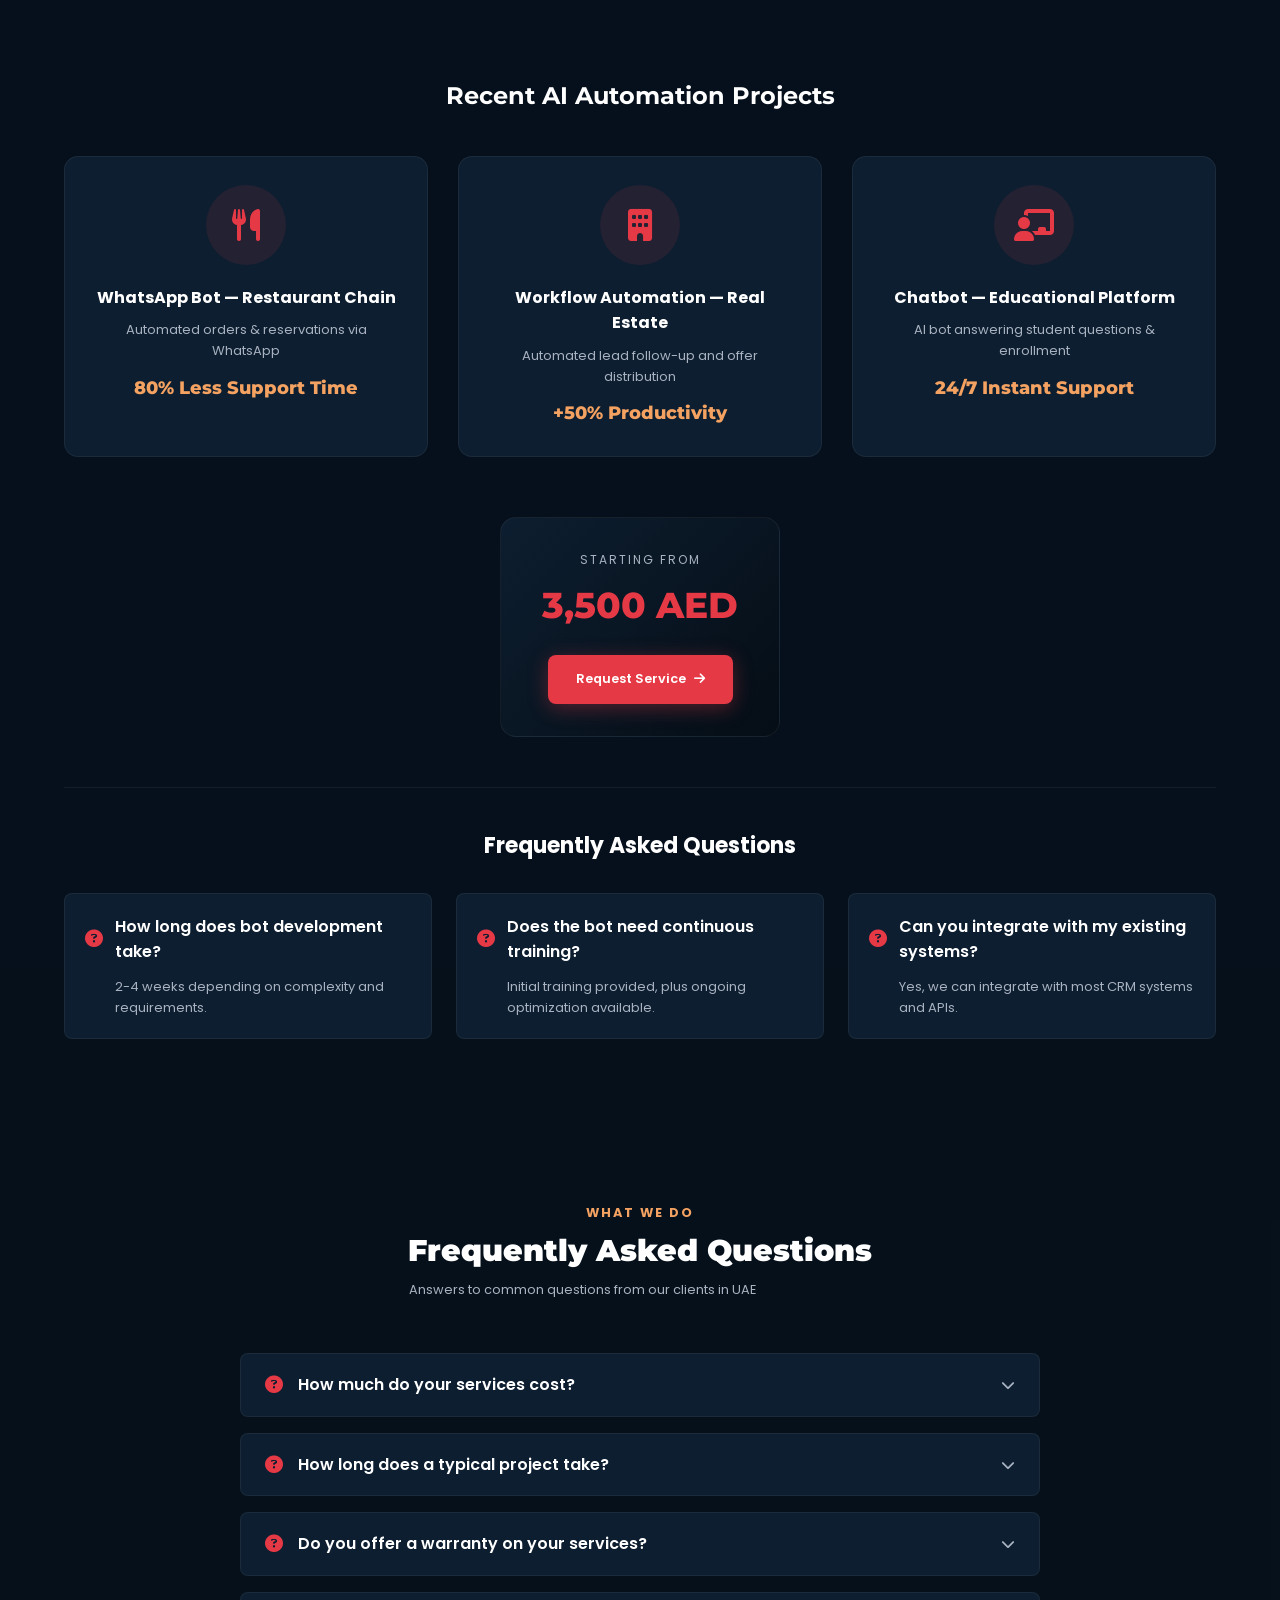
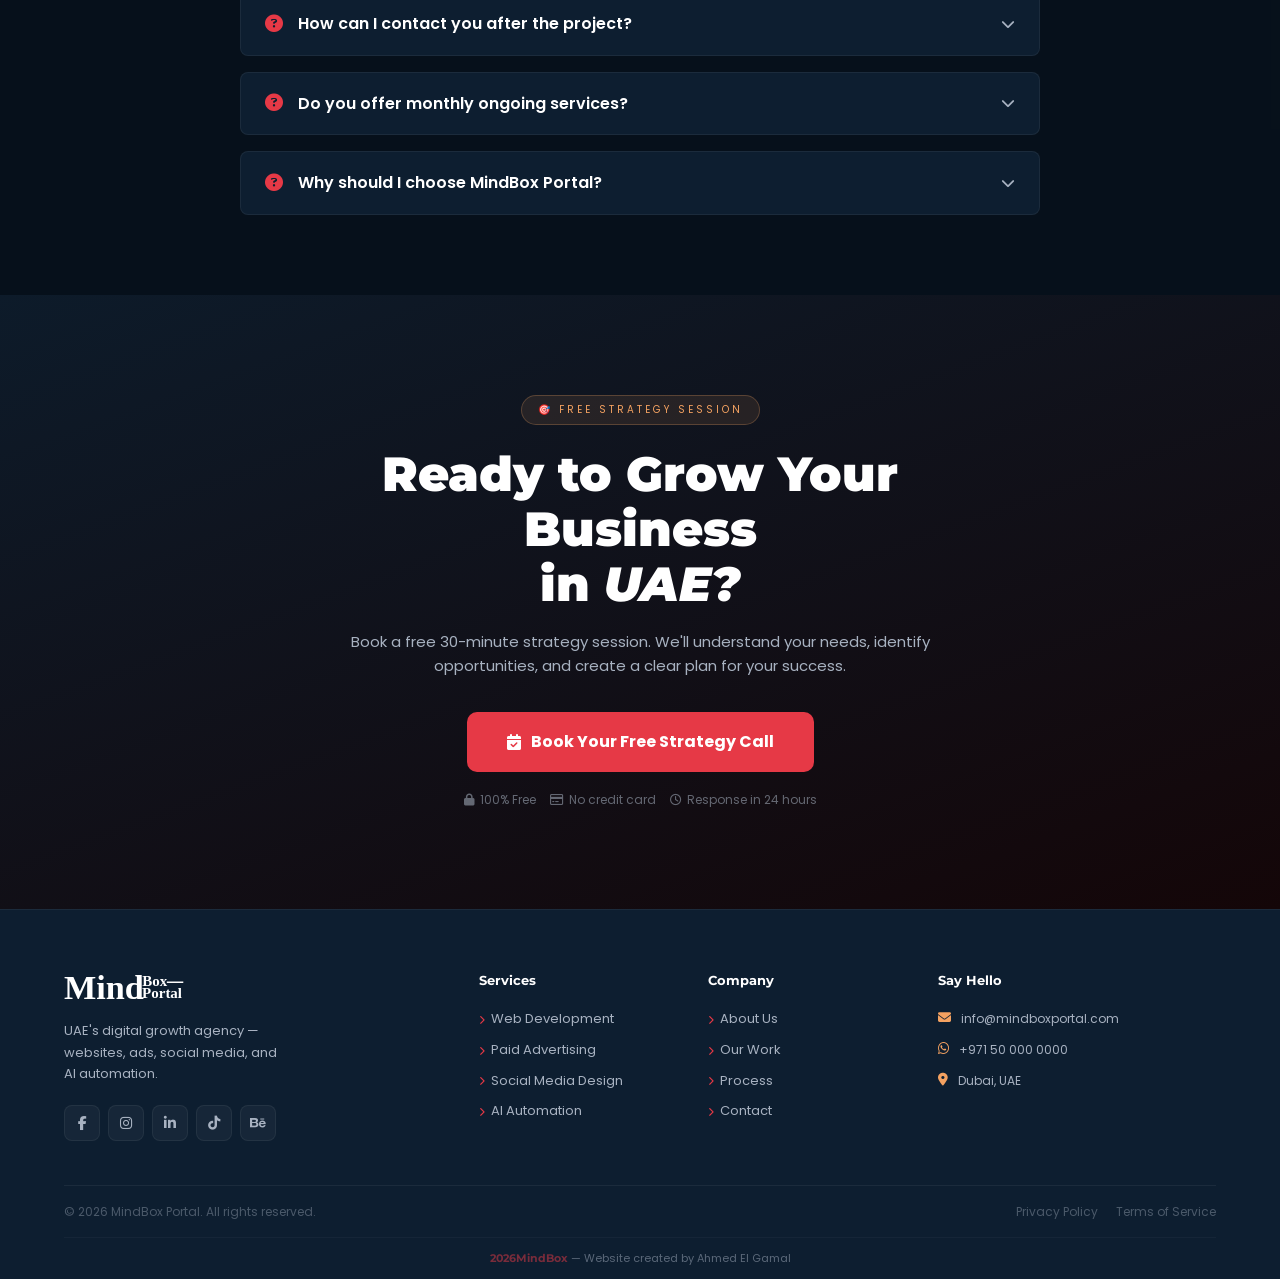
<file: services.html>
<!DOCTYPE html>
<html lang="en">
  <head>
    <meta charset="UTF-8" />
    <meta name="viewport" content="width=device-width, initial-scale=1.0" />
    <title id="servicesPageTitle">MindBox Portal — Our Services | خدماتنا</title>
    <meta
      name="description"
      id="servicesMetaDescription"
      content="Explore MindBox Portal's services in UAE: Web Development, Paid Ads, Social Media Design & AI Automation. Professional digital solutions for your business."
    />
    <meta
      name="keywords"
      id="servicesMetaKeywords"
      content="web development UAE, paid ads UAE, social media design UAE, AI automation UAE, digital marketing services UAE"
    />
    <meta name="author" content="Ahmed El Gamal — MindBox Portal" />
    <meta name="robots" content="index, follow" />
    <meta
      property="og:title"
      id="servicesOgTitle"
      content="MindBox Portal — Our Digital Services in UAE"
    />
    <meta
      property="og:description"
      id="servicesOgDescription"
      content="Professional web development, paid advertising, social media design & AI automation services in UAE."
    />
    <meta property="og:type" content="website" />
    <meta property="og:url" content="https://mindboxportal.com/services" />
    <link rel="canonical" href="https://mindboxportal.com/services" />
    <link rel="preconnect" href="https://fonts.googleapis.com" />
    <link rel="preconnect" href="https://fonts.gstatic.com" crossorigin />
    <link
      href="https://fonts.googleapis.com/css2?family=Montserrat:wght@400;500;600;700;800;900&family=Poppins:wght@300;400;500;600;700&display=swap"
      rel="stylesheet"
    />
    <link
      rel="stylesheet"
      href="https://cdnjs.cloudflare.com/ajax/libs/font-awesome/6.5.1/css/all.min.css"
    />
    <link rel="stylesheet" href="style.css" />
  </head>
  <body>
    <!-- BACKGROUND -->
    <div class="bg-blobs" aria-hidden="true">
      <div class="blob blob-1"></div>
      <div class="blob blob-2"></div>
      <div class="blob blob-3"></div>
    </div>
    <canvas id="bgCanvas" aria-hidden="true"></canvas>
    <div class="bg-noise" aria-hidden="true"></div>
    <div class="scroll-progress" id="scrollProgress"></div>

    <!-- MOBILE NAVIGATION -->
    <nav class="mobile-nav" id="mobileNav" aria-label="Mobile navigation">
      <a href="index.html" class="mobile-nav-home" onclick="closeMobileNav()">Home</a>
      <a href="services.html" class="mobile-nav-services" onclick="closeMobileNav()">Services</a>
      <a href="work.html" class="mobile-nav-work" onclick="closeMobileNav()">Work</a>
      <a href="process.html" class="mobile-nav-process" onclick="closeMobileNav()">Process</a>
      <a href="index.html#contact" class="mobile-nav-contact" onclick="closeMobileNav()">Contact</a>

      <!-- Mobile Language Switcher -->
      <div class="mobile-lang-switcher">
        <div class="mobile-lang-current" onclick="toggleMobileLangDropdown()">
          <i class="fa-solid fa-globe"></i>
          <span class="mobile-lang-text">English</span>
          <i class="fa-solid fa-chevron-down"></i>
        </div>
        <div class="mobile-lang-dropdown" id="mobileLangDropdown">
          <a href="#" onclick="switchLanguage('en'); closeMobileNav(); return false;">English</a>
          <a href="#" onclick="switchLanguage('ar'); closeMobileNav(); return false;">العربية</a>
        </div>
      </div>

      <a href="index.html#contact" class="mobile-cta" onclick="closeMobileNav()">Get Free Strategy</a>
    </nav>

    <!-- HEADER -->
    <header id="header" role="banner">
      <a href="index.html" class="header-logo" aria-label="MindBox Portal Home">
        <img
          src="img/LOGO mindbox.svg"
          alt="MindBox Portal Logo"
          width="140"
          height="40"
          onerror="this.style.display = 'none'; this.nextElementSibling.style.display = 'flex';"
        />
        <div class="logo-fallback">
          <span class="logo-mind">Mind</span>
          <div class="logo-right">
            <div class="logo-box-line">
              <span class="logo-box">Box</span>
              <span class="logo-dash"></span>
            </div>
            <span class="logo-portal">Portal</span>
          </div>
        </div>
      </a>

      <nav class="main-nav" aria-label="Main navigation">
        <a href="index.html" class="nav-home">Home</a>
        <a href="services.html" class="nav-services active">Services</a>
        <a href="work.html" class="nav-work">Work</a>
        <a href="process.html" class="nav-process">Process</a>
        <a href="index.html#contact" class="nav-contact">Contact</a>
        <div class="lang-switcher">
          <button class="lang-btn" id="langBtn">
            <i class="fa-solid fa-globe"></i>
            <span class="lang-btn-text">English</span>
          </button>
          <div class="lang-dropdown">
            <a href="#" onclick="switchLanguage('en'); return false;">English</a>
            <a href="#" onclick="switchLanguage('ar'); return false;">العربية</a>
          </div>
        </div>
      </nav>

      <a href="index.html#contact" class="btn-nav-cta cta-btn-text">Get Free Strategy</a>
      <button class="hamburger" id="hamburgerBtn" aria-label="Toggle menu">
        <span></span><span></span><span></span>
      </button>
    </header>

    <main>
      <!-- ============================================================
         SERVICES PAGE HERO — عنوان صفحة الخدمات
      ============================================================ -->
      <section id="services-hero" class="services-hero-section">
        <div class="services-hero-inner">
          <div class="hero-tag fade-up">
            <div class="hero-tag-dot"></div>
            <span class="services-hero-tag-text">What We Do</span>
          </div>
          <h1 class="services-hero-title fade-up delay-1">
            Our <em>Services</em>
          </h1>
          <p class="services-hero-sub fade-up delay-2">
            We offer four core digital services designed to grow your business in UAE — 
            from web development and paid ads to social media design and AI automation.
          </p>
        </div>
      </section>

      <!-- ============================================================
         QUICK LINKS — روابط سريعة للخدمات
      ============================================================ -->
      <div class="services-quick-links fade-up delay-3">
        <div class="quick-links-inner">
          <a href="#service-web" class="quick-link quick-link-web">🌐 Web Development</a>
          <a href="#service-ads" class="quick-link quick-link-ads">📊 Paid Ads</a>
          <a href="#service-social" class="quick-link quick-link-social">🎨 Social Media</a>
          <a href="#service-ai" class="quick-link quick-link-ai">🤖 AI Automation</a>
        </div>
      </div>

      <!-- ============================================================
         SERVICE 1: WEB DEVELOPMENT — تطوير المواقع
      ============================================================ -->
      <section id="service-web" class="service-detail-section">
        <div class="section-inner">
          <div class="service-detail-grid">
            <div class="service-detail-info fade-up">
              <div class="service-detail-icon icon-red">
                <i class="fa-solid fa-code"></i>
              </div>
              <span class="service-detail-tag">Service 01</span>
              <h2 class="service-detail-title service-web-title">Web Development</h2>
              <p class="service-detail-desc service-web-desc">
                Fast, professional websites and online stores that convert visitors into customers. 
                Custom-built solutions tailored to your business needs in UAE.
              </p>
            </div>
            <div class="service-detail-features fade-up delay-1">
              <div class="features-box">
                <h3 class="features-title features-web-title">Features</h3>
                <ul class="features-list features-web-list">
                  <li><i class="fa-solid fa-check-circle"></i> <span class="feature-web-1">Responsive Design (Mobile Friendly)</span></li>
                  <li><i class="fa-solid fa-check-circle"></i> <span class="feature-web-2">Fast Loading Speed (90+ PageSpeed)</span></li>
                  <li><i class="fa-solid fa-check-circle"></i> <span class="feature-web-3">SEO Optimized Structure</span></li>
                  <li><i class="fa-solid fa-check-circle"></i> <span class="feature-web-4">Easy Content Management System</span></li>
                  <li><i class="fa-solid fa-check-circle"></i> <span class="feature-web-5">Secure & Safe Coding</span></li>
                  <li><i class="fa-solid fa-check-circle"></i> <span class="feature-web-6">Technical Support After Launch</span></li>
                </ul>
              </div>
              <div class="benefits-box">
                <h3 class="benefits-title benefits-web-title">Benefits for Your Business</h3>
                <ul class="benefits-list benefits-web-list">
                  <li><i class="fa-solid fa-chart-line"></i> <span class="benefit-web-1">Increase Sales & Revenue</span></li>
                  <li><i class="fa-solid fa-google"></i> <span class="benefit-web-2">Rank Higher on Google</span></li>
                  <li><i class="fa-solid fa-building"></i> <span class="benefit-web-3">Build Brand Credibility</span></li>
                  <li><i class="fa-solid fa-users"></i> <span class="benefit-web-4">Excellent User Experience</span></li>
                </ul>
              </div>
            </div>
          </div>

          <!-- Portfolio -->
          <div class="service-portfolio fade-up delay-2">
            <h3 class="portfolio-title portfolio-web-title">Recent Web Projects</h3>
            <div class="portfolio-grid">
              <div class="portfolio-item">
                <div class="portfolio-image-placeholder"><i class="fa-solid fa-store"></i></div>
                <h4 class="portfolio-web-item1-title">Shopify Store — Fashion Brand</h4>
                <p class="portfolio-web-item1-desc">Custom Shopify store with payment integration</p>
                <span class="portfolio-result portfolio-web-item1-result">+65% Sales</span>
              </div>
              <div class="portfolio-item">
                <div class="portfolio-image-placeholder"><i class="fa-solid fa-hospital"></i></div>
                <h4 class="portfolio-web-item2-title">Website — Medical Clinic</h4>
                <p class="portfolio-web-item2-desc">Professional site with online appointment booking</p>
                <span class="portfolio-result portfolio-web-item2-result">+200% Bookings</span>
              </div>
              <div class="portfolio-item">
                <div class="portfolio-image-placeholder"><i class="fa-solid fa-chart-simple"></i></div>
                <h4 class="portfolio-web-item3-title">Platform — Consulting Firm</h4>
                <p class="portfolio-web-item3-desc">Complete platform with dashboard & blog</p>
                <span class="portfolio-result portfolio-web-item3-result">+150% Traffic</span>
              </div>
            </div>
          </div>

          <!-- Pricing & CTA -->
          <div class="service-pricing fade-up delay-3">
            <div class="pricing-box">
              <span class="pricing-label pricing-web-label">Starting From</span>
              <span class="pricing-value pricing-web-value">3,000 AED</span>
              <a href="index.html#contact" class="btn-primary service-web-cta">Request Service <i class="fa-solid fa-arrow-right"></i></a>
            </div>
          </div>

          <!-- FAQ -->
          <div class="service-faq fade-up delay-3">
            <h3 class="faq-title faq-web-title">Frequently Asked Questions</h3>
            <div class="faq-grid">
              <div class="faq-item">
                <div class="faq-question"><i class="fa-solid fa-question-circle"></i><span class="faq-web-q1">How long does website development take?</span></div>
                <div class="faq-answer faq-web-a1">Typically 2-6 weeks depending on project complexity and requirements.</div>
              </div>
              <div class="faq-item">
                <div class="faq-question"><i class="fa-solid fa-question-circle"></i><span class="faq-web-q2">Do you support WordPress?</span></div>
                <div class="faq-answer faq-web-a2">Yes, WordPress is our primary CMS for standard websites.</div>
              </div>
              <div class="faq-item">
                <div class="faq-question"><i class="fa-solid fa-question-circle"></i><span class="faq-web-q3">Do you offer maintenance after launch?</span></div>
                <div class="faq-answer faq-web-a3">Yes, we offer monthly and yearly maintenance packages.</div>
              </div>
            </div>
          </div>
        </div>
      </section>

      <!-- ============================================================
         SERVICE 2: PAID ADS — الإعلانات المدفوعة
      ============================================================ -->
      <section id="service-ads" class="service-detail-section alt-bg">
        <div class="section-inner">
          <div class="service-detail-grid reverse">
            <div class="service-detail-info fade-up">
              <div class="service-detail-icon icon-gold">
                <i class="fa-solid fa-chart-line"></i>
              </div>
              <span class="service-detail-tag">Service 02</span>
              <h2 class="service-detail-title service-ads-title">Paid Advertising</h2>
              <p class="service-detail-desc service-ads-desc">
                High-performance ad campaigns that bring you real leads and sales — not just clicks. 
                We target the right audience across all major platforms.
              </p>
            </div>
            <div class="service-detail-features fade-up delay-1">
              <div class="features-box">
                <h3 class="features-title features-ads-title">Features</h3>
                <ul class="features-list features-ads-list">
                  <li><i class="fa-solid fa-check-circle"></i> <span class="feature-ads-1">Meta Ads (Facebook & Instagram)</span></li>
                  <li><i class="fa-solid fa-check-circle"></i> <span class="feature-ads-2">Google Ads (Search & Display)</span></li>
                  <li><i class="fa-solid fa-check-circle"></i> <span class="feature-ads-3">TikTok Ads</span></li>
                  <li><i class="fa-solid fa-check-circle"></i> <span class="feature-ads-4">ROI Tracking & Analysis</span></li>
                  <li><i class="fa-solid fa-check-circle"></i> <span class="feature-ads-5">Continuous Campaign Optimization</span></li>
                  <li><i class="fa-solid fa-check-circle"></i> <span class="feature-ads-6">Weekly Performance Reports</span></li>
                </ul>
              </div>
              <div class="benefits-box">
                <h3 class="benefits-title benefits-ads-title">Benefits for Your Business</h3>
                <ul class="benefits-list benefits-ads-list">
                  <li><i class="fa-solid fa-bullhorn"></i> <span class="benefit-ads-1">Reach Targeted Audience</span></li>
                  <li><i class="fa-solid fa-coins"></i> <span class="benefit-ads-2">Increase Sales & Leads</span></li>
                  <li><i class="fa-solid fa-chart-simple"></i> <span class="benefit-ads-3">Improve Brand Awareness</span></li>
                  <li><i class="fa-solid fa-chart-line"></i> <span class="benefit-ads-4">High ROI</span></li>
                </ul>
              </div>
            </div>
          </div>

          <div class="service-portfolio fade-up delay-2">
            <h3 class="portfolio-title portfolio-ads-title">Recent Advertising Projects</h3>
            <div class="portfolio-grid">
              <div class="portfolio-item">
                <div class="portfolio-image-placeholder"><i class="fa-solid fa-clinic-medical"></i></div>
                <h4 class="portfolio-ads-item1-title">Facebook Ads — Medical Clinic</h4>
                <p class="portfolio-ads-item1-desc">Targeted local patients with strategic campaigns</p>
                <span class="portfolio-result portfolio-ads-item1-result">150+ Leads</span>
              </div>
              <div class="portfolio-item">
                <div class="portfolio-image-placeholder"><i class="fa-solid fa-bag-shopping"></i></div>
                <h4 class="portfolio-ads-item2-title">Google Shopping — E-commerce Store</h4>
                <p class="portfolio-ads-item2-desc">Optimized product listings for search visibility</p>
                <span class="portfolio-result portfolio-ads-item2-result">+120% Sales</span>
              </div>
              <div class="portfolio-item">
                <div class="portfolio-image-placeholder"><i class="fa-solid fa-utensils"></i></div>
                <h4 class="portfolio-ads-item3-title">TikTok Ads — Restaurant Chain</h4>
                <p class="portfolio-ads-item3-desc">Creative video campaigns to increase awareness</p>
                <span class="portfolio-result portfolio-ads-item3-result">+300% Engagement</span>
              </div>
            </div>
          </div>

          <div class="service-pricing fade-up delay-3">
            <div class="pricing-box">
              <span class="pricing-label pricing-ads-label">Starting From</span>
              <span class="pricing-value pricing-ads-value">2,500 AED</span>
              <a href="index.html#contact" class="btn-primary service-ads-cta">Request Service <i class="fa-solid fa-arrow-right"></i></a>
            </div>
          </div>

          <div class="service-faq fade-up delay-3">
            <h3 class="faq-title faq-ads-title">Frequently Asked Questions</h3>
            <div class="faq-grid">
              <div class="faq-item">
                <div class="faq-question"><i class="fa-solid fa-question-circle"></i><span class="faq-ads-q1">What budget do I need for ads?</span></div>
                <div class="faq-answer faq-ads-a1">We recommend starting from 3,000 AED per month for testing and optimization.</div>
              </div>
              <div class="faq-item">
                <div class="faq-question"><i class="fa-solid fa-question-circle"></i><span class="faq-ads-q2">When will I see results?</span></div>
                <div class="faq-answer faq-ads-a2">Initial results appear within 2 weeks, with optimal results after 2 months.</div>
              </div>
              <div class="faq-item">
                <div class="faq-question"><i class="fa-solid fa-question-circle"></i><span class="faq-ads-q3">Which platforms do you support?</span></div>
                <div class="faq-answer faq-ads-a3">Meta, Google, TikTok, LinkedIn, and Twitter based on your needs.</div>
              </div>
            </div>
          </div>
        </div>
      </section>

      <!-- ============================================================
         SERVICE 3: SOCIAL MEDIA DESIGN — تصميم السوشيال ميديا
      ============================================================ -->
      <section id="service-social" class="service-detail-section">
        <div class="section-inner">
          <div class="service-detail-grid">
            <div class="service-detail-info fade-up">
              <div class="service-detail-icon icon-blue">
                <i class="fa-solid fa-palette"></i>
              </div>
              <span class="service-detail-tag">Service 03</span>
              <h2 class="service-detail-title service-social-title">Social Media Design</h2>
              <p class="service-detail-desc service-social-desc">
                Scroll-stopping content that builds your brand and drives real engagement. 
                Consistent visual identity across all social platforms.
              </p>
            </div>
            <div class="service-detail-features fade-up delay-1">
              <div class="features-box">
                <h3 class="features-title features-social-title">Features</h3>
                <ul class="features-list features-social-list">
                  <li><i class="fa-solid fa-check-circle"></i> <span class="feature-social-1">Instagram & TikTok Posts</span></li>
                  <li><i class="fa-solid fa-check-circle"></i> <span class="feature-social-2">Stories & Reels Templates</span></li>
                  <li><i class="fa-solid fa-check-circle"></i> <span class="feature-social-3">Complete Brand Visual Identity</span></li>
                  <li><i class="fa-solid fa-check-circle"></i> <span class="feature-social-4">Monthly Content Calendar</span></li>
                  <li><i class="fa-solid fa-check-circle"></i> <span class="feature-social-5">Social Media Ad Designs</span></li>
                  <li><i class="fa-solid fa-check-circle"></i> <span class="feature-social-6">Content Performance Analysis</span></li>
                </ul>
              </div>
              <div class="benefits-box">
                <h3 class="benefits-title benefits-social-title">Benefits for Your Business</h3>
                <ul class="benefits-list benefits-social-list">
                  <li><i class="fa-solid fa-heart"></i> <span class="benefit-social-1">Increase Engagement & Followers</span></li>
                  <li><i class="fa-solid fa-brush"></i> <span class="benefit-social-2">Unique & Consistent Visual Identity</span></li>
                  <li><i class="fa-solid fa-calendar"></i> <span class="benefit-social-3">Regular Content Schedule</span></li>
                  <li><i class="fa-solid fa-chart-line"></i> <span class="benefit-social-4">Improve Brand Awareness</span></li>
                </ul>
              </div>
            </div>
          </div>

          <div class="service-portfolio fade-up delay-2">
            <h3 class="portfolio-title portfolio-social-title">Recent Social Media Projects</h3>
            <div class="portfolio-grid">
              <div class="portfolio-item">
                <div class="portfolio-image-placeholder"><i class="fa-solid fa-cake-candles"></i></div>
                <h4 class="portfolio-social-item1-title">Awareness Campaign — Non-profit</h4>
                <p class="portfolio-social-item1-desc">Engaging visual content for awareness campaigns</p>
                <span class="portfolio-result portfolio-social-item1-result">+400% Engagement</span>
              </div>
              <div class="portfolio-item">
                <div class="portfolio-image-placeholder"><i class="fa-solid fa-mobile-alt"></i></div>
                <h4 class="portfolio-social-item2-title">Brand Identity — Startup</h4>
                <p class="portfolio-social-item2-desc">Complete visual identity & monthly content</p>
                <span class="portfolio-result portfolio-social-item2-result">+200% Followers</span>
              </div>
              <div class="portfolio-item">
                <div class="portfolio-image-placeholder"><i class="fa-solid fa-spa"></i></div>
                <h4 class="portfolio-social-item3-title">Spa & Beauty Center</h4>
                <p class="portfolio-social-item3-desc">Daily content showcasing services & offers</p>
                <span class="portfolio-result portfolio-social-item3-result">Fully Booked</span>
              </div>
            </div>
          </div>

          <div class="service-pricing fade-up delay-3">
            <div class="pricing-box">
              <span class="pricing-label pricing-social-label">Starting From</span>
              <span class="pricing-value pricing-social-value">2,000 AED</span>
              <a href="index.html#contact" class="btn-primary service-social-cta">Request Service <i class="fa-solid fa-arrow-right"></i></a>
            </div>
          </div>

          <div class="service-faq fade-up delay-3">
            <h3 class="faq-title faq-social-title">Frequently Asked Questions</h3>
            <div class="faq-grid">
              <div class="faq-item">
                <div class="faq-question"><i class="fa-solid fa-question-circle"></i><span class="faq-social-q1">How many posts do you recommend monthly?</span></div>
                <div class="faq-answer faq-social-a1">We recommend 15-20 posts per month across different platforms.</div>
              </div>
              <div class="faq-item">
                <div class="faq-question"><i class="fa-solid fa-question-circle"></i><span class="faq-social-q2">Do you offer account management?</span></div>
                <div class="faq-answer faq-social-a2">Yes, we can fully manage your accounts including posting and engagement.</div>
              </div>
              <div class="faq-item">
                <div class="faq-question"><i class="fa-solid fa-question-circle"></i><span class="faq-social-q3">How long does brand identity take?</span></div>
                <div class="faq-answer faq-social-a3">Typically 1-2 weeks depending on project complexity.</div>
              </div>
            </div>
          </div>
        </div>
      </section>

      <!-- ============================================================
         SERVICE 4: AI AUTOMATION — أتمتة الذكاء الاصطناعي
      ============================================================ -->
      <section id="service-ai" class="service-detail-section alt-bg">
        <div class="section-inner">
          <div class="service-detail-grid reverse">
            <div class="service-detail-info fade-up">
              <div class="service-detail-icon icon-green">
                <i class="fa-solid fa-robot"></i>
              </div>
              <span class="service-detail-tag">Service 04</span>
              <h2 class="service-detail-title service-ai-title">AI Automation</h2>
              <p class="service-detail-desc service-ai-desc">
                Automate your business operations with AI — save time, reduce costs, and scale faster. 
                Smart solutions that work 24/7 for your business.
              </p>
            </div>
            <div class="service-detail-features fade-up delay-1">
              <div class="features-box">
                <h3 class="features-title features-ai-title">Features</h3>
                <ul class="features-list features-ai-list">
                  <li><i class="fa-solid fa-check-circle"></i> <span class="feature-ai-1">WhatsApp & Chatbot Systems</span></li>
                  <li><i class="fa-solid fa-check-circle"></i> <span class="feature-ai-2">Business Workflow Automation</span></li>
                  <li><i class="fa-solid fa-check-circle"></i> <span class="feature-ai-3">24/7 AI Customer Support</span></li>
                  <li><i class="fa-solid fa-check-circle"></i> <span class="feature-ai-4">API & Systems Integration</span></li>
                  <li><i class="fa-solid fa-check-circle"></i> <span class="feature-ai-5">Smart Analytics & Reports</span></li>
                  <li><i class="fa-solid fa-check-circle"></i> <span class="feature-ai-6">Fully Customizable Solutions</span></li>
                </ul>
              </div>
              <div class="benefits-box">
                <h3 class="benefits-title benefits-ai-title">Benefits for Your Business</h3>
                <ul class="benefits-list benefits-ai-list">
                  <li><i class="fa-solid fa-clock"></i> <span class="benefit-ai-1">Save Time & Effort</span></li>
                  <li><i class="fa-solid fa-chart-line"></i> <span class="benefit-ai-2">Reduce Operational Costs</span></li>
                  <li><i class="fa-solid fa-headset"></i> <span class="benefit-ai-3">Improve Customer Service</span></li>
                  <li><i class="fa-solid fa-chart-simple"></i> <span class="benefit-ai-4">Increase Productivity</span></li>
                </ul>
              </div>
            </div>
          </div>

          <div class="service-portfolio fade-up delay-2">
            <h3 class="portfolio-title portfolio-ai-title">Recent AI Automation Projects</h3>
            <div class="portfolio-grid">
              <div class="portfolio-item">
                <div class="portfolio-image-placeholder"><i class="fa-solid fa-utensils"></i></div>
                <h4 class="portfolio-ai-item1-title">WhatsApp Bot — Restaurant Chain</h4>
                <p class="portfolio-ai-item1-desc">Automated orders & reservations via WhatsApp</p>
                <span class="portfolio-result portfolio-ai-item1-result">80% Less Support Time</span>
              </div>
              <div class="portfolio-item">
                <div class="portfolio-image-placeholder"><i class="fa-solid fa-building"></i></div>
                <h4 class="portfolio-ai-item2-title">Workflow Automation — Real Estate</h4>
                <p class="portfolio-ai-item2-desc">Automated lead follow-up and offer distribution</p>
                <span class="portfolio-result portfolio-ai-item2-result">+50% Productivity</span>
              </div>
              <div class="portfolio-item">
                <div class="portfolio-image-placeholder"><i class="fa-solid fa-chalkboard-user"></i></div>
                <h4 class="portfolio-ai-item3-title">Chatbot — Educational Platform</h4>
                <p class="portfolio-ai-item3-desc">AI bot answering student questions & enrollment</p>
                <span class="portfolio-result portfolio-ai-item3-result">24/7 Instant Support</span>
              </div>
            </div>
          </div>

          <div class="service-pricing fade-up delay-3">
            <div class="pricing-box">
              <span class="pricing-label pricing-ai-label">Starting From</span>
              <span class="pricing-value pricing-ai-value">3,500 AED</span>
              <a href="index.html#contact" class="btn-primary service-ai-cta">Request Service <i class="fa-solid fa-arrow-right"></i></a>
            </div>
          </div>

          <div class="service-faq fade-up delay-3">
            <h3 class="faq-title faq-ai-title">Frequently Asked Questions</h3>
            <div class="faq-grid">
              <div class="faq-item">
                <div class="faq-question"><i class="fa-solid fa-question-circle"></i><span class="faq-ai-q1">How long does bot development take?</span></div>
                <div class="faq-answer faq-ai-a1">2-4 weeks depending on complexity and requirements.</div>
              </div>
              <div class="faq-item">
                <div class="faq-question"><i class="fa-solid fa-question-circle"></i><span class="faq-ai-q2">Does the bot need continuous training?</span></div>
                <div class="faq-answer faq-ai-a2">Initial training provided, plus ongoing optimization available.</div>
              </div>
              <div class="faq-item">
                <div class="faq-question"><i class="fa-solid fa-question-circle"></i><span class="faq-ai-q3">Can you integrate with my existing systems?</span></div>
                <div class="faq-answer faq-ai-a3">Yes, we can integrate with most CRM systems and APIs.</div>
              </div>
            </div>
          </div>
        </div>
      </section>

      <!-- ============================================================
         GENERAL FAQ — أسئلة شائعة عامة
      ============================================================ -->
      <section class="general-faq-section">
        <div class="section-inner">
          <div class="general-faq-header fade-up">
            <span class="section-tag">FAQ</span>
            <h2 class="section-title">Frequently Asked <em>Questions</em></h2>
            <p class="section-sub">Answers to common questions from our clients in UAE</p>
          </div>
          <div class="general-faq-grid">
            <div class="general-faq-item fade-up">
              <div class="general-faq-question">
                <i class="fa-solid fa-question-circle"></i>
                <span class="general-faq-q1">How much do your services cost?</span>
                <i class="fa-solid fa-chevron-down faq-toggle-icon"></i>
              </div>
              <div class="general-faq-answer general-faq-a1">Pricing varies based on service type and project scope. Our packages start from 2,000 AED for social media design and go up to 5,000+ AED for complete solutions. Contact us for a detailed quote based on your specific needs.</div>
            </div>
            <div class="general-faq-item fade-up delay-1">
              <div class="general-faq-question">
                <i class="fa-solid fa-question-circle"></i>
                <span class="general-faq-q2">How long does a typical project take?</span>
                <i class="fa-solid fa-chevron-down faq-toggle-icon"></i>
              </div>
              <div class="general-faq-answer general-faq-a2">Timeline depends on the project: simple websites (2-3 weeks), e-commerce stores (4-6 weeks), ad campaigns (2 weeks setup), and AI bots (2-4 weeks).</div>
            </div>
            <div class="general-faq-item fade-up delay-2">
              <div class="general-faq-question">
                <i class="fa-solid fa-question-circle"></i>
                <span class="general-faq-q3">Do you offer a warranty on your services?</span>
                <i class="fa-solid fa-chevron-down faq-toggle-icon"></i>
              </div>
              <div class="general-faq-answer general-faq-a3">Yes, we offer a 30-day warranty after project delivery for bug fixes and technical issues. We also provide ongoing maintenance packages for continuous support.</div>
            </div>
            <div class="general-faq-item fade-up delay-3">
              <div class="general-faq-question">
                <i class="fa-solid fa-question-circle"></i>
                <span class="general-faq-q4">How can I contact you after the project?</span>
                <i class="fa-solid fa-chevron-down faq-toggle-icon"></i>
              </div>
              <div class="general-faq-answer general-faq-a4">You can reach us via WhatsApp, email, or the contact form on our website. We provide technical support during business hours (9 AM - 6 PM) on weekdays.</div>
            </div>
            <div class="general-faq-item fade-up delay-4">
              <div class="general-faq-question">
                <i class="fa-solid fa-question-circle"></i>
                <span class="general-faq-q5">Do you offer monthly ongoing services?</span>
                <i class="fa-solid fa-chevron-down faq-toggle-icon"></i>
              </div>
              <div class="general-faq-answer general-faq-a5">Yes! We offer monthly maintenance packages for websites, ongoing ad campaign management, and monthly social media content creation. Choose the package that fits your needs.</div>
            </div>
            <div class="general-faq-item fade-up delay-4">
              <div class="general-faq-question">
                <i class="fa-solid fa-question-circle"></i>
                <span class="general-faq-q6">Why should I choose MindBox Portal?</span>
                <i class="fa-solid fa-chevron-down faq-toggle-icon"></i>
              </div>
              <div class="general-faq-answer general-faq-a6">We combine deep UAE market expertise, a comprehensive service suite under one roof, competitive pricing, and a focus on real results. You get direct communication with our team and professional execution.</div>
            </div>
          </div>
        </div>
      </section>

      <!-- ============================================================
         FINAL CTA — حث أخير على اتخاذ إجراء
      ============================================================ -->
      <section class="services-final-cta">
        <div class="cta-inner">
          <div class="cta-badge fade-up cta-badge-text">🎯 Start Your Journey</div>
          <h2 class="cta-title fade-up cta-title-text">
            Ready to Grow Your Business<br />in <em>UAE?</em>
          </h2>
          <p class="cta-sub fade-up cta-sub-text">
            Book a free 30-minute strategy session. We'll understand your needs, 
            identify opportunities, and create a clear plan for your success.
          </p>
          <a href="index.html#contact" class="btn-cta-large fade-up cta-btn-text">
            <i class="fa-solid fa-calendar-check"></i> Book Your Free Strategy Call
          </a>
          <div class="cta-trust fade-up delay-1">
            <span><i class="fa-solid fa-lock"></i> <span class="cta-trust-1">100% Free</span></span>
            <span><i class="fa-regular fa-credit-card"></i> <span class="cta-trust-2">No credit card</span></span>
            <span><i class="fa-regular fa-clock"></i> <span class="cta-trust-3">Response in 24 hours</span></span>
          </div>
        </div>
      </section>
    </main>

    <!-- FOOTER -->
    <footer role="contentinfo">
      <div class="footer-grid">
        <div>
          <div class="footer-logo-wrap">
            <img
              src="img/LOGO mindbox.svg"
              alt="MindBox Portal"
              width="120"
              height="36"
              onerror="this.style.display = 'none'; this.nextElementSibling.style.display = 'flex';"
            />
            <div class="logo-fallback">
              <span class="logo-mind" style="font-size: 20px">Mind</span>
              <div class="logo-right">
                <div class="logo-box-line">
                  <span class="logo-box" style="font-size: 10px">Box</span>
                  <span class="logo-dash" style="width: 12px"></span>
                </div>
                <span class="logo-portal" style="font-size: 10px">Portal</span>
              </div>
            </div>
          </div>
          <p class="footer-tagline footer-tagline-text">
            UAE's digital growth agency — websites, ads, social media, and AI automation.
          </p>
          <div class="social-links">
            <a href="#" class="social-link" target="_blank"><i class="fa-brands fa-facebook-f"></i></a>
            <a href="#" class="social-link" target="_blank"><i class="fa-brands fa-instagram"></i></a>
            <a href="#" class="social-link" target="_blank"><i class="fa-brands fa-linkedin-in"></i></a>
            <a href="#" class="social-link" target="_blank"><i class="fa-brands fa-tiktok"></i></a>
            <a href="#" class="social-link" target="_blank"><i class="fa-brands fa-behance"></i></a>
          </div>
        </div>
        <div>
          <h4 class="footer-col-title footer-services-title">Services</h4>
          <nav class="footer-links">
            <a href="#service-web" class="footer-link-web"><i class="fa-solid fa-chevron-right"></i> Web Development</a>
            <a href="#service-ads" class="footer-link-ads"><i class="fa-solid fa-chevron-right"></i> Paid Advertising</a>
            <a href="#service-social" class="footer-link-social"><i class="fa-solid fa-chevron-right"></i> Social Media Design</a>
            <a href="#service-ai" class="footer-link-ai"><i class="fa-solid fa-chevron-right"></i> AI Automation</a>
          </nav>
        </div>
        <div>
          <h4 class="footer-col-title footer-company-title">Company</h4>
          <nav class="footer-links">
            <a href="about.html" class="footer-link-about"><i class="fa-solid fa-chevron-right"></i> About Us</a>
            <a href="work.html" class="footer-link-work"><i class="fa-solid fa-chevron-right"></i> Our Work</a>
            <a href="process.html" class="footer-link-process"><i class="fa-solid fa-chevron-right"></i> Process</a>
            <a href="index.html#contact" class="footer-link-contact"><i class="fa-solid fa-chevron-right"></i> Contact</a>
          </nav>
        </div>
        <div>
          <h4 class="footer-col-title footer-hello-title">Say Hello</h4>
          <ul class="footer-contact-list">
            <li class="footer-contact-item"><i class="fa-solid fa-envelope"></i> <span class="footer-email">info@mindboxportal.com</span></li>
            <li class="footer-contact-item"><i class="fa-brands fa-whatsapp"></i> <span class="footer-phone">+971 50 000 0000</span></li>
            <li class="footer-contact-item"><i class="fa-solid fa-location-dot"></i> <span class="footer-location-text">Dubai, UAE</span></li>
          </ul>
        </div>
      </div>
      <div class="footer-bottom">
        <p class="footer-copy footer-copy-text">© 2026 MindBox Portal. All rights reserved.</p>
        <nav class="footer-legal">
          <a href="#" class="footer-privacy">Privacy Policy</a>
          <a href="#" class="footer-terms">Terms of Service</a>
        </nav>
      </div>
      <div class="footer-credit footer-credit-text">
        <span>2026MindBox</span> — Website created by Ahmed El Gamal
      </div>
    </footer>

    <script src="script.js"></script>
  </body>
</html>
</file>
<file: style.css>
/* ============================================================
   MindBox Portal - STYLE.CSS
   الألوان، التنسيقات الأساسية، الهيدر، الفوتر، جميع الأقسام
   متوافق مع جميع الشاشات + دعم RTL للغة العربية
   ============================================================ */

/* ========== 1. المتغيرات والأساسيات ========== */
:root {
  --navy: #0d1b2a; --navy-light: #112236; --red: #e63946;
  --red-hover: #c62d39; --gold: #f4a261; --white: #fff;
  --gray: #a8b2c1; --dark: #07111c; --dark-2: #050d15;
  --card: #0d1e30; --border: rgba(255,255,255,0.06);
  --shadow-red: 0 4px 20px rgba(230,57,70,0.35);
  --shadow-red-h: 0 10px 32px rgba(230,57,70,0.45);
  --radius: 8px; --radius-md: 14px; --radius-lg: 16px; --ease: all 0.3s ease;
}

* { margin: 0; padding: 0; box-sizing: border-box; }
html { scroll-behavior: smooth; font-size: 16px; }
body { background: var(--dark); color: var(--white); font-family: 'Poppins', sans-serif; overflow-x: hidden; line-height: 1.6; }

/* دعم اللغة العربية RTL */
body.rtl { direction: rtl; text-align: right; }
body.rtl .main-nav, body.rtl .hero-btns, body.rtl .service-items,
body.rtl .service-cta i, body.rtl .case-link i, body.rtl .footer-links a i,
body.rtl .btn-primary i, body.rtl .btn-secondary i, body.rtl .btn-outline i {
  margin-left: 0; margin-right: 4px;
}
body.rtl .stat-item:not(:last-child)::after { right: auto; left: 0; }
body.rtl .case-number-bg { right: auto; left: 18px; }
body.rtl .service-cta:hover { transform: translateX(-4px); }

img { max-width: 100%; display: block; }
a { text-decoration: none; color: inherit; }
ul { list-style: none; }
button { cursor: pointer; font-family: inherit; }

/* ========== 2. الخلفيات والتأثيرات ========== */
.bg-blobs { position: fixed; inset: 0; z-index: -3; pointer-events: none; overflow: hidden; }
.blob { position: absolute; border-radius: 50%; filter: blur(110px); animation: blobDrift ease-in-out infinite; }
.blob-1 { width: 550px; height: 550px; background: radial-gradient(circle, rgba(230,57,70,0.4), transparent 70%); top: -160px; left: -130px; animation-duration: 24s; }
.blob-2 { width: 450px; height: 450px; background: radial-gradient(circle, rgba(13,50,90,0.55), transparent 70%); top: 25%; right: -130px; animation-duration: 30s; animation-delay: -11s; }
.blob-3 { width: 380px; height: 380px; background: radial-gradient(circle, rgba(244,162,97,0.22), transparent 70%); bottom: 8%; left: 8%; animation-duration: 36s; animation-delay: -19s; }
@keyframes blobDrift { 0% { transform: translate(0,0) scale(1); } 33% { transform: translate(32px,22px) scale(1.05); } 66% { transform: translate(-18px,40px) scale(0.95); } 100% { transform: translate(0,0) scale(1); } }

#bgCanvas { position: fixed; inset: 0; z-index: -2; pointer-events: none; }
.bg-noise { position: fixed; inset: 0; z-index: -1; pointer-events: none; opacity: 0.022; background-image: url("data:image/svg+xml,%3Csvg viewBox='0 0 256 256' xmlns='http://www.w3.org/2000/svg'%3E%3Cfilter id='noise'%3E%3CfeTurbulence type='fractalNoise' baseFrequency='0.9' numOctaves='4' stitchTiles='stitch'/%3E%3C/filter%3E%3Crect width='100%25' height='100%25' filter='url(%23noise)'/%3E%3C/svg%3E"); background-size: 200px 200px; }
.scroll-progress { position: fixed; top: 0; left: 0; height: 2px; background: linear-gradient(90deg, var(--red), var(--gold)); z-index: 9999; width: 0%; transition: width 0.1s linear; }

/* ========== 3. الهيدر والتنقل ========== */
#header { position: fixed; top: 0; left: 0; right: 0; z-index: 1000; padding: 0 7%; height: 72px; display: flex; align-items: center; justify-content: space-between; transition: var(--ease); }
#header.scrolled { background: rgba(7,17,28,0.92); backdrop-filter: blur(24px); border-bottom: 1px solid var(--border); }
.header-logo { display: flex; align-items: center; height: 40px; }
.header-logo img { height: 30px; width: auto; object-fit: contain; }
@media (max-width:768px){ .header-logo img { height: 24px; } }
.logo-fallback { display: none; align-items: baseline; gap: 1px; }
.logo-mind { font-family: 'Montserrat', sans-serif; font-size: 24px; font-weight: 900; color: var(--white); letter-spacing: -1px; }
.logo-right { display: flex; flex-direction: column; line-height: 1.15; margin-left: 2px; }
.logo-box-line { display: flex; align-items: center; gap: 3px; }
.logo-box { font-family: 'Montserrat', sans-serif; font-size: 11px; font-weight: 700; color: var(--white); }
.logo-dash { width: 14px; height: 2px; background: var(--red); display: inline-block; }
.logo-portal { font-family: 'Montserrat', sans-serif; font-size: 11px; font-weight: 500; color: var(--gray); }

.main-nav { display: flex; align-items: center; gap: 32px; }
.main-nav a { color: var(--gray); font-size: 0.9rem; font-weight: 500; position: relative; transition: color 0.3s; }
.main-nav a::after { content: ""; position: absolute; bottom: -4px; left: 0; width: 0; height: 2px; background: var(--gold); transition: width 0.3s; border-radius: 2px; }
.main-nav a:hover, .main-nav a.active { color: var(--white); }
.main-nav a:hover::after, .main-nav a.active::after { width: 100%; }
.main-nav a.active::after { background: var(--red); }

/* قائمة اللغة (سطح المكتب) */
.lang-switcher { position: relative; display: inline-block; }
.lang-btn { background: rgba(255,255,255,0.08); border: 1px solid var(--border); color: var(--white); padding: 8px 16px; border-radius: var(--radius); font-size: 0.8rem; cursor: pointer; display: flex; align-items: center; gap: 6px; transition: var(--ease); }
.lang-btn:hover { background: rgba(230,57,70,0.2); border-color: var(--red); }
.lang-dropdown { position: absolute; top: 100%; right: 0; background: var(--card); border: 1px solid var(--border); border-radius: var(--radius); min-width: 100px; opacity: 0; visibility: hidden; transform: translateY(-10px); transition: all 0.3s; z-index: 100; margin-top: 8px; }
.lang-switcher:hover .lang-dropdown { opacity: 1; visibility: visible; transform: translateY(0); }
.lang-dropdown a { display: block; padding: 10px 16px; color: var(--gray); font-size: 0.8rem; }
.lang-dropdown a:hover { background: rgba(230,57,70,0.1); color: var(--white); }

.btn-nav-cta { background: var(--red); color: var(--white); padding: 10px 20px; border-radius: var(--radius); font-size: 0.8rem; font-weight: 600; border: none; transition: var(--ease); box-shadow: 0 4px 16px rgba(230,57,70,0.2); }
.btn-nav-cta:hover { background: var(--red-hover); transform: translateY(-2px); }

/* هامبرغر (جوال) */
.hamburger { display: none; flex-direction: column; gap: 5px; cursor: pointer; background: none; border: none; padding: 4px; z-index: 1001; }
.hamburger span { width: 22px; height: 2px; background: var(--white); border-radius: 2px; display: block; transition: all 0.35s; transform-origin: center; }
.hamburger.open span:nth-child(1) { transform: translateY(7px) rotate(45deg); }
.hamburger.open span:nth-child(2) { opacity: 0; transform: scaleX(0); }
.hamburger.open span:nth-child(3) { transform: translateY(-7px) rotate(-45deg); }

/* قائمة الجوال */
.mobile-nav { position: fixed; inset: 0; background: rgba(7,17,28,0.98); backdrop-filter: blur(24px); z-index: 999; display: flex; flex-direction: column; align-items: center; justify-content: center; gap: 28px; transform: translateX(100%); transition: transform 0.4s cubic-bezier(0.77,0,0.175,1); }
.mobile-nav.open { transform: translateX(0); }
.mobile-nav a { font-family: 'Montserrat', sans-serif; font-size: 1.2rem; font-weight: 800; color: var(--white); opacity: 0; transform: translateX(30px); transition: all 0.4s; }
.mobile-nav.open a { opacity: 1; transform: translateX(0); }
.mobile-nav.open a:nth-child(1) { transition-delay: 0.1s; }
.mobile-nav.open a:nth-child(2) { transition-delay: 0.15s; }
.mobile-nav.open a:nth-child(3) { transition-delay: 0.2s; }
.mobile-nav.open a:nth-child(4) { transition-delay: 0.25s; }
.mobile-nav.open a:nth-child(5) { transition-delay: 0.3s; }
.mobile-nav.open a:nth-child(6) { transition-delay: 0.35s; }
.mobile-nav a:hover { color: var(--red); }
.mobile-cta { background: var(--red) !important; color: var(--white) !important; font-size: 16px !important; padding: 10px 22px !important; border-radius: var(--radius); margin-top: 8px; }

/* قائمة اللغة للجوال */
.mobile-lang-switcher { position: relative; width: 90%; margin: 20px auto 10px; text-align: center; }
.mobile-lang-current { background: rgba(230,57,70,0.15); border: 1px solid var(--red); border-radius: var(--radius); padding: 14px 20px; color: var(--white); font-size: 18px; font-weight: 500; cursor: pointer; display: flex; align-items: center; justify-content: center; gap: 10px; transition: var(--ease); font-family: 'Montserrat', sans-serif; }
.mobile-lang-current:hover { background: rgba(230,57,70,0.3); border-color: var(--red-hover); }
.mobile-lang-dropdown { position: absolute; bottom: 100%; left: 0; right: 0; background: var(--dark-2); border: 1px solid var(--border); border-radius: var(--radius); margin-bottom: 8px; opacity: 0; visibility: hidden; transform: translateY(10px); transition: all 0.3s; z-index: 100; overflow: hidden; }
.mobile-lang-dropdown.show { opacity: 1; visibility: visible; transform: translateY(0); }
.mobile-lang-dropdown a { display: block; padding: 14px 20px; color: var(--white); font-size: 1rem; font-weight: 500; text-align: center; font-family: 'Montserrat', sans-serif; border-bottom: 1px solid var(--border); }
.mobile-lang-dropdown a:last-child { border-bottom: none; }
.mobile-lang-dropdown a:hover { background: rgba(230,57,70,0.2); color: var(--gold); }
.mobile-lang-current .fa-chevron-down { font-size: 12px; transition: transform 0.3s; }
.mobile-lang-current.open .fa-chevron-down { transform: rotate(180deg); }

/* ========== 4. العناصر المشتركة ========== */
section { position: relative; z-index: 1; padding: 90px 7%; }
.section-inner { max-width: 1200px; margin: 0 auto; }
#services, #work, #process { padding: 80px 7%; }
#cta { padding: 100px 5%; }
#contact { padding: 90px 5%; }
.section-tag { display: inline-block; font-size: 0.8rem; font-weight: 700; color: var(--gold); letter-spacing: 2px; text-transform: uppercase; margin-bottom: 10px; }
.section-title { font-family: 'Montserrat', sans-serif; font-size: 1.9rem; font-weight: 900; color: var(--white); line-height: 1.15; margin-bottom: 10px; }
.section-title em { color: var(--red); font-style: normal; }
.section-sub { font-size: 0.8rem; color: var(--gray); line-height: 1.75; max-width: 90%; margin-bottom: 52px; }

/* أزرار */
.btn-primary { display: inline-flex; align-items: center; gap: 8px; background: var(--red); color: var(--white); padding: 14px 28px; border-radius: var(--radius); font-size: 0.8rem; font-weight: 600; border: none; transition: var(--ease); box-shadow: var(--shadow-red); }
.btn-primary:hover { transform: translateY(-3px); box-shadow: var(--shadow-red-h); background: var(--red-hover); }
.btn-secondary { display: inline-flex; align-items: center; gap: 8px; background: transparent; color: var(--white); padding: 13px 28px; border-radius: var(--radius); font-size: 15px; font-weight: 600; border: 2px solid rgba(255,255,255,0.22); }
.btn-secondary:hover { border-color: var(--white); background: rgba(255,255,255,0.05); }
.btn-outline { display: inline-flex; align-items: center; gap: 8px; border: 2px solid var(--red); color: var(--white); padding: 12px 28px; border-radius: var(--radius); font-size: 14px; font-weight: 600; }
.btn-outline:hover { background: var(--red); transform: translateY(-2px); }

/* تأثير الظهور */
.fade-up { opacity: 0; transform: translateY(28px); transition: opacity 0.65s, transform 0.65s; }
.fade-up.visible { opacity: 1; transform: translateY(0); }
.delay-1 { transition-delay: 0.1s; }
.delay-2 { transition-delay: 0.2s; }
.delay-3 { transition-delay: 0.3s; }
.delay-4 { transition-delay: 0.4s; }

/* ========== 5. قسم Hero ========== */
#hero { min-height: 90vh; display: flex; align-items: center; justify-content: center; text-align: center; padding-top: 120px; padding-bottom: 80px; }
.hero-inner { max-width: 800px; margin: 0 auto; }
.hero-tag { display: inline-flex; align-items: center; gap: 8px; background: rgba(244,162,97,0.1); border: 1px solid rgba(244,162,97,0.25); padding: 6px 16px; border-radius: 100px; margin-bottom: 28px; }
.hero-tag-dot { width: 6px; height: 6px; background: var(--gold); border-radius: 50%; animation: dotPulse 2s infinite; }
@keyframes dotPulse { 0%,100% { opacity: 1; transform: scale(1); } 50% { opacity: 0.4; transform: scale(0.7); } }
.hero-tag span { font-size: 0.6rem; font-weight: 600; color: var(--gold); letter-spacing: 2px; text-transform: uppercase; }
.hero-h1 { font-family: 'Montserrat', sans-serif; font-size: 3.5rem; font-weight: 900; color: var(--white); line-height: 1.1; margin-bottom: 22px; }
.hero-h1 em { color: var(--red); font-style: normal; }
.hero-sub { font-size: 1rem; color: var(--gray); line-height: 1.75; max-width: 740px; margin: 0 auto 36px; }
.hero-btns { display: flex; gap: 16px; justify-content: center; flex-wrap: wrap; margin-bottom: 28px; }
.hero-trust { font-size: 12px; color: var(--gray); display: flex; align-items: center; justify-content: center; gap: 8px; }
.hero-trust-dot { width: 4px; height: 4px; background: var(--red); border-radius: 50%; }

/* ========== 6. إحصائيات ========== */
#stats { background: rgba(13,27,42,0.8); border-top: 1px solid var(--border); border-bottom: 1px solid var(--border); backdrop-filter: blur(12px); }
.stats-inner { max-width: 1200px; margin: 0 auto; padding: 22px 4%; display: flex; justify-content: space-between; flex-wrap: nowrap; }
.stat-item { display: flex; flex-direction: column; align-items: center; flex: 1; position: relative; }
.stat-item:not(:last-child)::after { content: ""; position: absolute; right: 0; top: 15%; height: 70%; width: 1px; background: rgba(230,57,70,0.2); }
.stat-number { font-family: 'Montserrat', sans-serif; font-size: clamp(18px,2.5vw,30px); font-weight: 900; color: var(--red); line-height: 1; }
.stat-label { font-size: clamp(9px,1.1vw,12px); color: var(--gray); text-align: center; white-space: nowrap; }

/* ========== 7. الخدمات (البطاقات) ========== */
#services { background: rgba(7,17,28,0.5); }
.services-header { text-align: center; }
.services-grid { display: grid; grid-template-columns: repeat(4,1fr); gap: 22px; }
.service-card { background: var(--card); border: 1px solid var(--border); border-radius: var(--radius-md); padding: 32px 24px; transition: var(--ease); position: relative; overflow: hidden; }
.service-card::before { content: ""; position: absolute; top: 0; left: 0; right: 0; height: 3px; background: linear-gradient(90deg, var(--red), var(--gold)); transform: scaleX(0); transition: transform 0.4s; transform-origin: left; }
.service-card:hover { transform: translateY(-8px); border-color: rgba(230,57,70,0.18); }
.service-card:hover::before { transform: scaleX(1); }
.service-icon { width: 56px; height: 56px; border-radius: var(--radius); display: flex; align-items: center; justify-content: center; font-size: 22px; margin-bottom: 20px; transition: transform 0.3s; }
.service-card:hover .service-icon { transform: scale(1.1); }
.icon-red { background: rgba(230,57,70,0.1); border: 1px solid rgba(230,57,70,0.25); color: var(--red); }
.icon-gold { background: rgba(244,162,97,0.1); border: 1px solid rgba(244,162,97,0.25); color: var(--gold); }
.icon-blue { background: rgba(13,50,90,0.3); border: 1px solid rgba(13,100,180,0.25); color: #4da6ff; }
.icon-green { background: rgba(42,157,143,0.1); border: 1px solid rgba(42,157,143,0.25); color: #2a9d8f; }
.service-tag { font-size: 10px; font-weight: 900; letter-spacing: 2px; text-transform: uppercase; margin-bottom: 8px; color: var(--gold); }
.service-title { font-family: 'Montserrat', sans-serif; font-size: 1.1rem; font-weight: 800; color: var(--white); margin-bottom: 10px; }
.service-desc { font-size: 13px; color: var(--gray); line-height: 1.7; margin-bottom: 18px; }
.service-items { display: flex; flex-direction: column; gap: 7px; margin-bottom: 24px; }
.service-item { display: flex; align-items: center; gap: 8px; font-size: 12px; color: var(--gray); }
.service-item i { font-size: 10px; color: var(--red); width: 14px; }
.service-cta { display: inline-flex; align-items: center; gap: 7px; background: var(--red); color: var(--white); padding: 9px 18px; border-radius: var(--radius); font-size: 12px; font-weight: 600; transition: var(--ease); }
.service-cta:hover { background: var(--red-hover); transform: translateX(4px); }

/* ========== 8. دراسات الحالة ========== */
#work { background: rgba(13,27,42,0.4); }
.case-cards { display: grid; grid-template-columns: repeat(3,1fr); gap: 24px; }
.case-card { background: var(--card); border: 1px solid var(--border); border-top: 2px solid var(--red); border-radius: var(--radius-md); padding: 34px 26px; position: relative; transition: var(--ease); }
.case-card:hover { transform: translateY(-8px); border-top-color: var(--gold); }
.case-number-bg { position: absolute; top: 12px; right: 18px; font-family: 'Montserrat', sans-serif; font-size: 80px; font-weight: 900; color: rgba(244,162,97,0.07); }
.case-tag { display: inline-block; background: rgba(230,57,70,0.1); border: 1px solid rgba(230,57,70,0.25); color: var(--red); font-size: 0.75rem; font-weight: 800; padding: 4px 10px; border-radius: 100px; margin-bottom: 14px; }
.case-icon { font-size: 26px; color: var(--gold); margin-bottom: 12px; display: block; }
.case-title { font-family: 'Montserrat', sans-serif; font-size: 18px; font-weight: 800; margin-bottom: 10px; }
.case-meta { font-size: 13px; color: var(--gray); margin-bottom: 6px; }
.case-meta strong { color: var(--white); }
.case-result { font-size: 22px; font-weight: 800; color: var(--gold); font-family: 'Montserrat', sans-serif; margin: 14px 0 6px; }
.case-result-text { font-size: 13px; color: var(--gray); margin-bottom: 18px; }
.case-link { font-size: 13px; color: var(--red); font-weight: 600; display: inline-flex; align-items: center; gap: 6px; }
.case-link:hover { gap: 10px; }
.case-see-all { text-align: center; margin-top: 40px; }

/* ========== 9. العملية ========== */
#process { background: rgba(7,17,28,0.6); }
.process-grid { display: grid; grid-template-columns: repeat(4,1fr); gap: 22px; position: relative; }
.process-card { background: var(--card); border: 1px solid var(--border); border-radius: var(--radius-md); padding: 30px 22px; transition: var(--ease); }
.process-card:nth-child(odd) { border-top: 2px solid var(--gold); }
.process-card:nth-child(even) { border-top: 2px solid var(--red); }
.process-card:hover { transform: translateY(-6px); }
.process-num { font-family: 'Montserrat', sans-serif; font-size: 44px; font-weight: 900; margin-bottom: 14px; }
.num-gold { color: var(--gold); }
.num-red { color: var(--red); }
.process-icon { font-size: 22px; margin-bottom: 12px; display: block; }
.process-title { font-weight: 700; margin-bottom: 10px; }
.process-text { font-size: 13px; color: var(--gray); line-height: 1.7; }

/* ========== 10. قسم CTA ========== */
#cta { background: linear-gradient(160deg, var(--navy) 0%, #140608 100%); text-align: center; overflow: hidden; }
.cta-inner { max-width: 660px; margin: 0 auto; }
.cta-badge { display: inline-block; background: rgba(244,162,97,0.1); border: 1px solid rgba(244,162,97,0.25); color: var(--gold); font-size: 10px; padding: 6px 16px; border-radius: 100px; letter-spacing: 3px; text-transform: uppercase; margin-bottom: 22px; }
.cta-title { font-family: 'Montserrat', sans-serif; font-size: clamp(28px,4vw,48px); font-weight: 900; line-height: 1.15; margin-bottom: 18px; }
.cta-sub { font-size: 15px; color: var(--gray); margin-bottom: 34px; }
.btn-cta-large { display: inline-flex; align-items: center; gap: 10px; background: var(--red); color: var(--white); padding: 17px 40px; border-radius: 10px; font-size: 16px; font-weight: 700; border: none; transition: var(--ease); animation: ctaPulse 3s infinite; }
.btn-cta-large:hover { transform: translateY(-4px); background: var(--red-hover); }
@keyframes ctaPulse { 0%,100% { box-shadow: 0 8px 32px rgba(230,57,70,0.4); } 50% { box-shadow: 0 8px 50px rgba(230,57,70,0.65); } }
.cta-trust { margin-top: 18px; font-size: 12px; color: rgba(168,178,193,0.55); display: flex; justify-content: center; gap: 14px; flex-wrap: wrap; }
.cta-trust span { display: flex; align-items: center; gap: 5px; }

/* ========== 11. قسم الاتصال ========== */
#contact { background: rgba(7,17,28,0.8); }
.contact-header { text-align: center; margin-bottom: 56px; }
.contact-grid { display: grid; grid-template-columns: 1fr 1fr; gap: 48px; }
.contact-info { display: flex; flex-direction: column; gap: 20px; }
.contact-item { display: flex; align-items: flex-start; gap: 16px; }
.contact-icon-wrap { width: 46px; height: 46px; border-radius: 11px; display: flex; align-items: center; justify-content: center; font-size: 17px; transition: transform 0.3s; }
.contact-item:hover .contact-icon-wrap { transform: scale(1.1); }
.c-icon-red { background: rgba(230,57,70,0.1); border: 1px solid rgba(230,57,70,0.25); color: var(--red); }
.c-icon-gold { background: rgba(244,162,97,0.1); border: 1px solid rgba(244,162,97,0.25); color: var(--gold); }
.c-icon-white { background: rgba(255,255,255,0.05); border: 1px solid rgba(255,255,255,0.1); color: var(--white); }
.contact-label { font-size: 10px; color: var(--gray); letter-spacing: 1.5px; text-transform: uppercase; margin-bottom: 4px; }
.contact-value { font-size: 15px; font-weight: 500; transition: color 0.3s; }
.contact-value:hover { color: var(--gold); }
.map-placeholder { width: 100%; height: 180px; background: var(--card); border: 1px solid var(--border); border-radius: var(--radius-md); display: flex; align-items: center; justify-content: center; position: relative; margin-top: 6px; overflow: hidden; }
.map-grid { position: absolute; inset: 0; background-image: linear-gradient(rgba(230,57,70,0.07) 1px, transparent 1px), linear-gradient(90deg, rgba(230,57,70,0.07) 1px, transparent 1px); background-size: 30px 30px; }
.map-label { position: relative; z-index: 1; text-align: center; }
.map-label i { font-size: 28px; color: var(--red); }
.map-label p { font-size: 12px; color: var(--gold); font-weight: 600; margin-top: 6px; }
.contact-form { background: var(--card); border: 1px solid var(--border); border-radius: var(--radius-lg); padding: 38px; }
.form-title { font-family: 'Montserrat', sans-serif; font-size: 21px; font-weight: 800; margin-bottom: 26px; }
.form-row { display: grid; grid-template-columns: 1fr 1fr; gap: 16px; }
.form-group { margin-bottom: 14px; }
.form-group label { display: block; font-size: 11px; font-weight: 600; color: var(--gray); letter-spacing: 1.5px; text-transform: uppercase; margin-bottom: 7px; }
.form-group input, .form-group select, .form-group textarea { width: 100%; background: var(--dark); border: 1px solid rgba(255,255,255,0.07); border-radius: var(--radius); padding: 12px 15px; font-size: 14px; color: var(--white); font-family: 'Poppins', sans-serif; outline: none; transition: all 0.3s; }
.form-group input:focus, .form-group select:focus, .form-group textarea:focus { border-color: var(--gold); box-shadow: 0 0 0 3px rgba(244,162,97,0.08); }
.form-group textarea { resize: vertical; min-height: 96px; }
.btn-submit { width: 100%; background: var(--red); color: var(--white); padding: 14px; border-radius: var(--radius); font-size: 15px; font-weight: 700; border: none; display: flex; align-items: center; justify-content: center; gap: 8px; margin-top: 18px; transition: var(--ease); }
.btn-submit:hover { background: var(--red-hover); transform: translateY(-2px); }

/* ========== 12. الفوتر ========== */
footer { background: var(--card); border-top: 1px solid var(--border); padding: 60px 5% 0; }
.footer-grid { max-width: 1200px; margin: 0 auto; display: grid; grid-template-columns: 2fr 1fr 1fr 1.5fr; gap: 44px; padding-bottom: 44px; }
.footer-logo-wrap { display: flex; align-items: center; height: 36px; margin-bottom: 14px; }
.footer-logo-wrap img { height: 36px; width: auto; }
.footer-tagline { font-size: 13px; color: var(--gray); line-height: 1.65; margin-bottom: 20px; max-width: 220px; }
.social-links { display: flex; gap: 8px; flex-wrap: wrap; }
.social-link { width: 36px; height: 36px; border-radius: var(--radius); background: rgba(255,255,255,0.04); border: 1px solid var(--border); display: flex; align-items: center; justify-content: center; font-size: 14px; color: var(--gray); transition: var(--ease); }
.social-link:hover { background: var(--red); border-color: var(--red); color: var(--white); transform: translateY(-3px); }
.footer-col-title { font-family: 'Montserrat', sans-serif; font-size: 13px; font-weight: 700; margin-bottom: 18px; }
.footer-links { display: flex; flex-direction: column; gap: 10px; }
.footer-links a { font-size: 13px; color: var(--gray); display: flex; align-items: center; gap: 6px; transition: all 0.3s; }
.footer-links a i { color: var(--red); font-size: 9px; }
.footer-links a:hover { color: var(--gold); gap: 10px; }
.footer-contact-list { display: flex; flex-direction: column; gap: 12px; }
.footer-contact-item { display: flex; align-items: flex-start; gap: 10px; font-size: 12px; color: var(--gray); }
.footer-contact-item i { color: var(--gold); font-size: 13px; margin-top: 2px; }
.footer-bottom { max-width: 1200px; margin: 0 auto; border-top: 1px solid var(--border); padding: 16px 0; display: flex; justify-content: space-between; flex-wrap: wrap; gap: 10px; }
.footer-copy { font-size: 12px; color: rgba(168,178,193,0.4); }
.footer-legal { display: flex; gap: 18px; }
.footer-legal a { font-size: 12px; color: rgba(168,178,193,0.4); transition: color 0.3s; }
.footer-legal a:hover { color: var(--gold); }
.footer-credit { max-width: 1200px; margin: 0 auto; padding: 12px 0; text-align: center; font-size: 11px; color: rgba(168,178,193,0.5); border-top: 1px solid rgba(255,255,255,0.03); }
.footer-credit span { font-family: 'Montserrat', sans-serif; font-weight: 700; color: rgba(230,57,70,0.5); }

/* ========== 13. صفحة الخدمات (أنماط إضافية) ========== */
.services-hero-section { min-height: 50vh; display: flex; align-items: center; justify-content: center; text-align: center; padding: 140px 5% 60px; background: linear-gradient(135deg, var(--dark) 0%, var(--navy) 100%); }
.services-hero-title { font-size: clamp(32px,4vw,52px); }
.services-quick-links { background: var(--dark-2); border-bottom: 1px solid var(--border); padding: 20px 5%; }
.quick-links-inner { max-width: 1200px; margin: 0 auto; display: flex; justify-content: center; flex-wrap: wrap; gap: 16px; }
.quick-link { padding: 10px 24px; background: rgba(255,255,255,0.05); border: 1px solid var(--border); border-radius: 50px; font-size: 0.9rem; transition: var(--ease); }
.quick-link:hover { background: var(--red); color: var(--white); transform: translateY(-2px); }
.service-detail-section { padding: 80px 5%; }
.service-detail-section.alt-bg { background: rgba(7,17,28,0.4); }
.service-detail-grid { display: grid; grid-template-columns: 1fr 1fr; gap: 60px; margin-bottom: 60px; }
.service-detail-grid.reverse { direction: rtl; }
.service-detail-grid.reverse .service-detail-info { direction: ltr; }
.service-detail-icon { width: 70px; height: 70px; border-radius: var(--radius-lg); display: flex; align-items: center; justify-content: center; font-size: 28px; margin-bottom: 24px; }
.service-detail-tag { font-size: 12px; font-weight: 700; color: var(--gold); letter-spacing: 2px; text-transform: uppercase; margin-bottom: 16px; display: inline-block; }
.service-detail-title { font-family: 'Montserrat', sans-serif; font-size: clamp(28px,3vw,38px); font-weight: 800; margin-bottom: 20px; }
.service-detail-desc { font-size: 1rem; color: var(--gray); line-height: 1.7; }
.features-box, .benefits-box { background: var(--card); border: 1px solid var(--border); border-radius: var(--radius-md); padding: 28px; margin-bottom: 24px; }
.features-title, .benefits-title { font-family: 'Montserrat', sans-serif; font-size: 18px; font-weight: 700; color: var(--gold); margin-bottom: 20px; }
.features-list, .benefits-list { display: flex; flex-direction: column; gap: 12px; }
.features-list li, .benefits-list li { display: flex; align-items: center; gap: 12px; font-size: 0.9rem; color: var(--gray); }
.features-list li i, .benefits-list li i { color: var(--red); font-size: 16px; width: 20px; }
.service-portfolio { margin: 60px 0; }
.portfolio-title { font-family: 'Montserrat', sans-serif; font-size: 24px; font-weight: 700; text-align: center; margin-bottom: 40px; }
.portfolio-grid { display: grid; grid-template-columns: repeat(3,1fr); gap: 30px; }
.portfolio-item { background: var(--card); border: 1px solid var(--border); border-radius: var(--radius-md); padding: 28px; text-align: center; transition: var(--ease); }
.portfolio-item:hover { transform: translateY(-5px); border-color: var(--red); }
.portfolio-image-placeholder { width: 80px; height: 80px; background: rgba(230,57,70,0.1); border-radius: 50%; display: flex; align-items: center; justify-content: center; margin: 0 auto 20px; font-size: 32px; color: var(--red); }
.portfolio-item h4 { font-size: 16px; font-weight: 700; margin-bottom: 10px; }
.portfolio-item p { font-size: 13px; color: var(--gray); margin-bottom: 12px; }
.portfolio-result { font-size: 18px; font-weight: 800; color: var(--gold); font-family: 'Montserrat', sans-serif; }
.service-pricing { margin: 40px 0; text-align: center; }
.pricing-box { background: linear-gradient(135deg, var(--card) 0%, var(--dark-2) 100%); border: 1px solid var(--border); border-radius: var(--radius-lg); padding: 32px; display: inline-block; min-width: 280px; }
.pricing-label { font-size: 12px; color: var(--gray); text-transform: uppercase; letter-spacing: 2px; display: block; margin-bottom: 8px; }
.pricing-value { font-size: 36px; font-weight: 800; color: var(--red); font-family: 'Montserrat', sans-serif; display: block; margin-bottom: 20px; }
.service-faq { margin-top: 50px; padding-top: 40px; border-top: 1px solid var(--border); }
.faq-title { font-size: 22px; font-weight: 700; text-align: center; margin-bottom: 30px; }
.faq-grid { display: grid; grid-template-columns: repeat(auto-fit, minmax(300px, 1fr)); gap: 24px; }
.faq-item { background: var(--card); border: 1px solid var(--border); border-radius: var(--radius); padding: 20px; }
.faq-question { display: flex; align-items: center; gap: 12px; margin-bottom: 12px; }
.faq-question i:first-child { color: var(--red); font-size: 18px; }
.faq-question span { font-weight: 600; color: var(--white); }
.faq-answer { font-size: 13px; color: var(--gray); line-height: 1.6; padding-left: 30px; }
.general-faq-section { background: rgba(7,17,28,0.6); padding: 80px 5%; }
.general-faq-header { text-align: center; margin-bottom: 50px; }
.general-faq-grid { max-width: 800px; margin: 0 auto; display: flex; flex-direction: column; gap: 16px; }
.general-faq-item { background: var(--card); border: 1px solid var(--border); border-radius: var(--radius); overflow: hidden; }
.general-faq-question { display: flex; align-items: center; gap: 15px; padding: 18px 24px; cursor: pointer; transition: var(--ease); }
.general-faq-question:hover { background: rgba(230,57,70,0.05); }
.general-faq-question i:first-child { color: var(--red); font-size: 18px; }
.general-faq-question span { flex: 1; font-weight: 600; color: var(--white); }
.faq-toggle-icon { color: var(--gray); font-size: 14px; transition: transform 0.3s; }
.general-faq-item.active .faq-toggle-icon { transform: rotate(180deg); }
.general-faq-answer { padding: 0 24px; max-height: 0; overflow: hidden; transition: all 0.3s; font-size: 14px; color: var(--gray); line-height: 1.7; }
.general-faq-item.active .general-faq-answer { padding: 0 24px 20px; max-height: 300px; }
.services-final-cta { background: linear-gradient(160deg, var(--navy) 0%, #140608 100%); text-align: center; padding: 100px 5%; }

/* ========== 14. التجاوب مع الشاشات (Responsive) ========== */
@media (max-width: 1024px) {
  .services-grid { grid-template-columns: repeat(2,1fr); }
  .case-cards { grid-template-columns: 1fr 1fr; }
  .process-grid { grid-template-columns: 1fr 1fr; }
  .process-grid::before { display: none; }
  .footer-grid { grid-template-columns: 1fr 1fr; gap: 32px; }
  .portfolio-grid { grid-template-columns: repeat(2,1fr); }
  .service-detail-grid { grid-template-columns: 1fr; gap: 40px; }
  .service-detail-grid.reverse { direction: ltr; }
}

@media (max-width: 768px) {
  section { padding: 72px 5%; }
  .main-nav, .btn-nav-cta, .lang-switcher { display: none; }
  .hamburger { display: flex; }
  .mobile-lang-switcher { display: block !important; width: 90%; margin: 20px auto 10px; }
  .mobile-nav { overflow-y: auto; padding: 40px 20px; }
  .services-grid, .case-cards, .process-grid, .contact-grid, .portfolio-grid { grid-template-columns: 1fr; }
  .footer-grid { grid-template-columns: 1fr; gap: 28px; }
  .form-row { grid-template-columns: 1fr; }
  .contact-form { padding: 24px; }
  .hero-h1 { font-size: 2rem; }
  .hero-sub { font-size: 0.85rem; }
  .hero-tag span { font-size: 0.6rem; letter-spacing: 1.8px; }
  .service-detail-icon { width: 55px; height: 55px; font-size: 22px; }
  .features-box, .benefits-box { padding: 20px; }
  .pricing-box { padding: 24px; min-width: auto; width: 100%; }
  .faq-grid { grid-template-columns: 1fr; }
}

@media (max-width: 480px) {
  .hero-btns { flex-direction: column; align-items: center; }
  .stat-label { display: none; }
  .quick-link { padding: 6px 16px; font-size: 0.8rem; }
  .portfolio-item { padding: 20px; }
  .pricing-value { font-size: 28px; }
}
</file>
